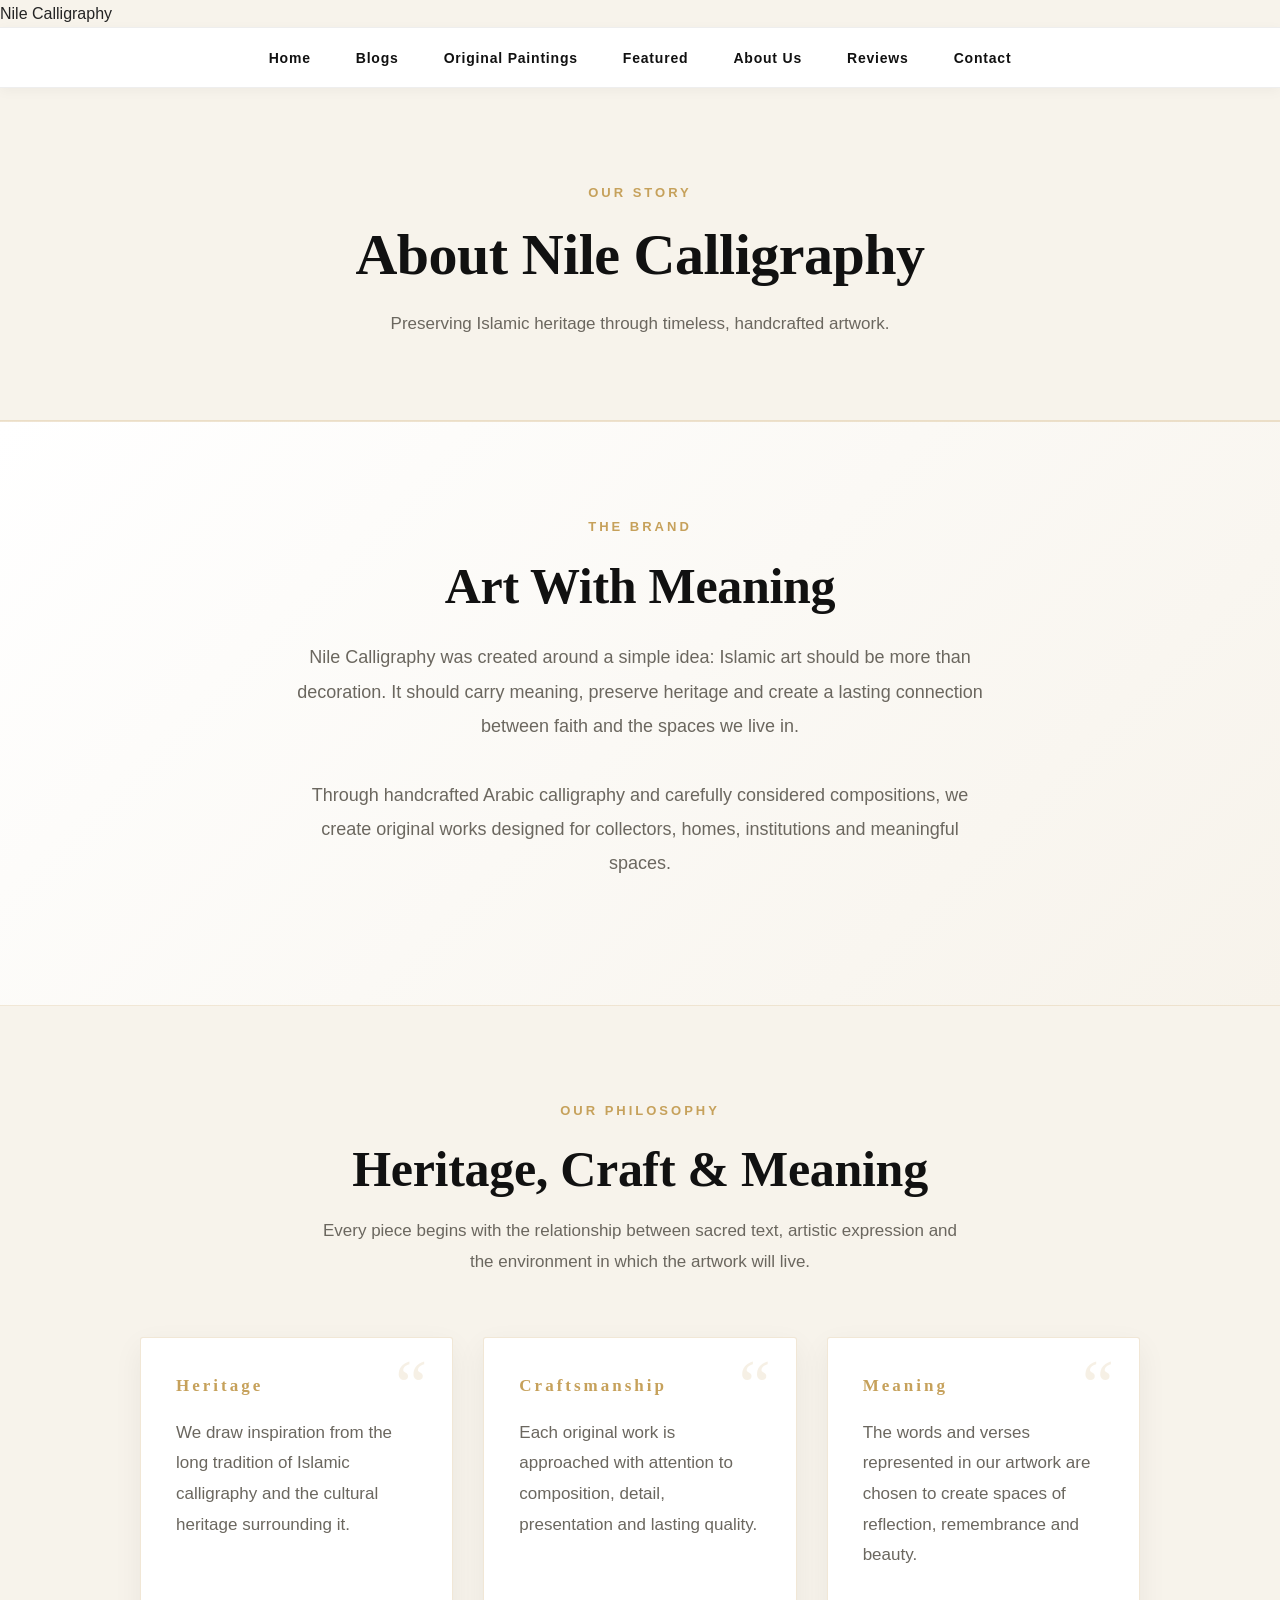
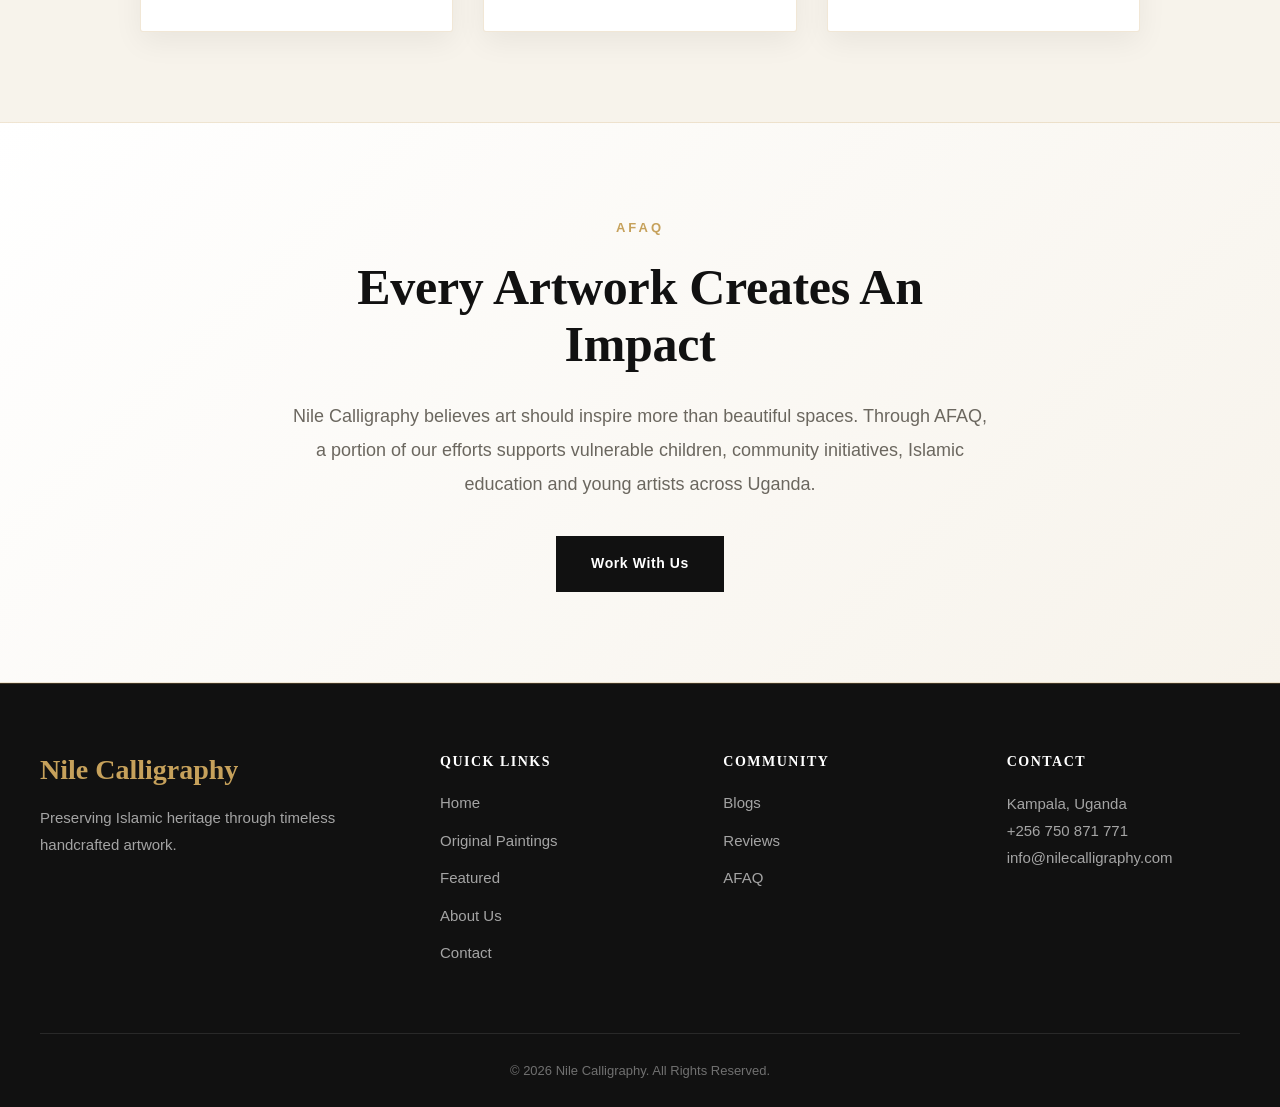
<file: pages/about.html>
<!DOCTYPE html>
<html lang="en">

<head>

    <meta charset="UTF-8">

    <meta name="viewport" content="width=device-width, initial-scale=1.0">

    <title>About Us | Nile Calligraphy</title>

    <meta
        name="description"
        content="Learn about Nile Calligraphy's story, artistic philosophy, Islamic heritage and AFAQ mission."
    >

  <link rel="stylesheet" href="../css/variables.css">
<link rel="stylesheet" href="../css/style.css">
<link rel="stylesheet" href="../css/header.css">
<link rel="stylesheet" href="../css/hero.css">
<link rel="stylesheet" href="../css/products.css">
<link rel="stylesheet" href="../css/sections.css">
<link rel="stylesheet" href="../css/footer.css">
<link rel="stylesheet" href="../css/responsive.css">

</head>


<body>


    <!-- Header -->

    <header>

        <div class="header-container">

            <a href="../index.html" class="logo">
                Nile Calligraphy
            </a>

        </div>

    </header>


    <!-- Navigation -->

    <nav>

        <ul>

            <li><a href="../index.html">Home</a></li>

            <li><a href="blogs.html">Blogs</a></li>

            <li><a href="original-paintings.html">Original Paintings</a></li>

            <li><a href="featured.html">Featured</a></li>

            <li><a href="about.html">About Us</a></li>

            <li><a href="reviews.html">Reviews</a></li>

            <li><a href="contact.html">Contact</a></li>

        </ul>

    </nav>


    <main>


        <!-- About Introduction -->

        <section class="page-hero">

            <div class="section-header">

                <span class="section-tag">
                    Our Story
                </span>

                <h1>
                    About Nile Calligraphy
                </h1>

                <p>
                    Preserving Islamic heritage through timeless,
                    handcrafted artwork.
                </p>

            </div>

        </section>


        <!-- Brand Story -->

        <section class="about-afaq">

            <div class="about-container">

                <div class="about-text">

                    <span class="section-tag">
                        The Brand
                    </span>

                    <h2>
                        Art With Meaning
                    </h2>

                    <p>
                        Nile Calligraphy was created around a simple idea:
                        Islamic art should be more than decoration. It
                        should carry meaning, preserve heritage and create
                        a lasting connection between faith and the spaces
                        we live in.
                    </p>

                    <p>
                        Through handcrafted Arabic calligraphy and carefully
                        considered compositions, we create original works
                        designed for collectors, homes, institutions and
                        meaningful spaces.
                    </p>

                </div>

            </div>

        </section>


        <!-- Artistic Philosophy -->

        <section class="about-philosophy">

            <div class="section-header">

                <span class="section-tag">
                    Our Philosophy
                </span>

                <h2>
                    Heritage, Craft &amp; Meaning
                </h2>

                <p>
                    Every piece begins with the relationship between
                    sacred text, artistic expression and the environment
                    in which the artwork will live.
                </p>

            </div>


            <div class="review-grid">


                <div class="review-card">

                    <h3>
                        Heritage
                    </h3>

                    <p>
                        We draw inspiration from the long tradition of
                        Islamic calligraphy and the cultural heritage
                        surrounding it.
                    </p>

                </div>


                <div class="review-card">

                    <h3>
                        Craftsmanship
                    </h3>

                    <p>
                        Each original work is approached with attention
                        to composition, detail, presentation and lasting
                        quality.
                    </p>

                </div>


                <div class="review-card">

                    <h3>
                        Meaning
                    </h3>

                    <p>
                        The words and verses represented in our artwork
                        are chosen to create spaces of reflection,
                        remembrance and beauty.
                    </p>

                </div>


            </div>

        </section>


        <!-- AFAQ -->

        <section class="about-afaq">

            <div class="about-container">

                <div class="about-text">

                    <span class="section-tag">
                        AFAQ
                    </span>

                    <h2>
                        Every Artwork Creates An Impact
                    </h2>

                    <p>
                        Nile Calligraphy believes art should inspire more
                        than beautiful spaces. Through AFAQ, a portion of
                        our efforts supports vulnerable children, community
                        initiatives, Islamic education and young artists
                        across Uganda.
                    </p>

                    <a
                        href="contact.html"
                        class="primary-btn"
                    >
                        Work With Us
                    </a>

                </div>

            </div>

        </section>


    </main>


    <!-- Footer -->

    <footer>

        <div class="footer-container">

            <div>

                <h3>Nile Calligraphy</h3>

                <p>
                    Preserving Islamic heritage through timeless
                    handcrafted artwork.
                </p>

            </div>


            <div>

                <h4>Quick Links</h4>

                <ul>

                    <li><a href="../index.html">Home</a></li>

                    <li><a href="original-paintings.html">Original Paintings</a></li>

                    <li><a href="featured.html">Featured</a></li>

                    <li><a href="about.html">About Us</a></li>

                    <li><a href="contact.html">Contact</a></li>

                </ul>

            </div>


            <div>

                <h4>Community</h4>

                <ul>

                    <li><a href="blogs.html">Blogs</a></li>

                    <li><a href="reviews.html">Reviews</a></li>

                    <li><a href="about.html">AFAQ</a></li>

                </ul>

            </div>


            <div>

                <h4>Contact</h4>

                <p>Kampala, Uganda</p>

                <p>+256 750 871 771</p>

                <p>info@nilecalligraphy.com</p>

            </div>

        </div>


        <hr>


        <p class="copyright">
            © 2026 Nile Calligraphy. All Rights Reserved.
        </p>

    </footer>


</body>

</html>
</file>
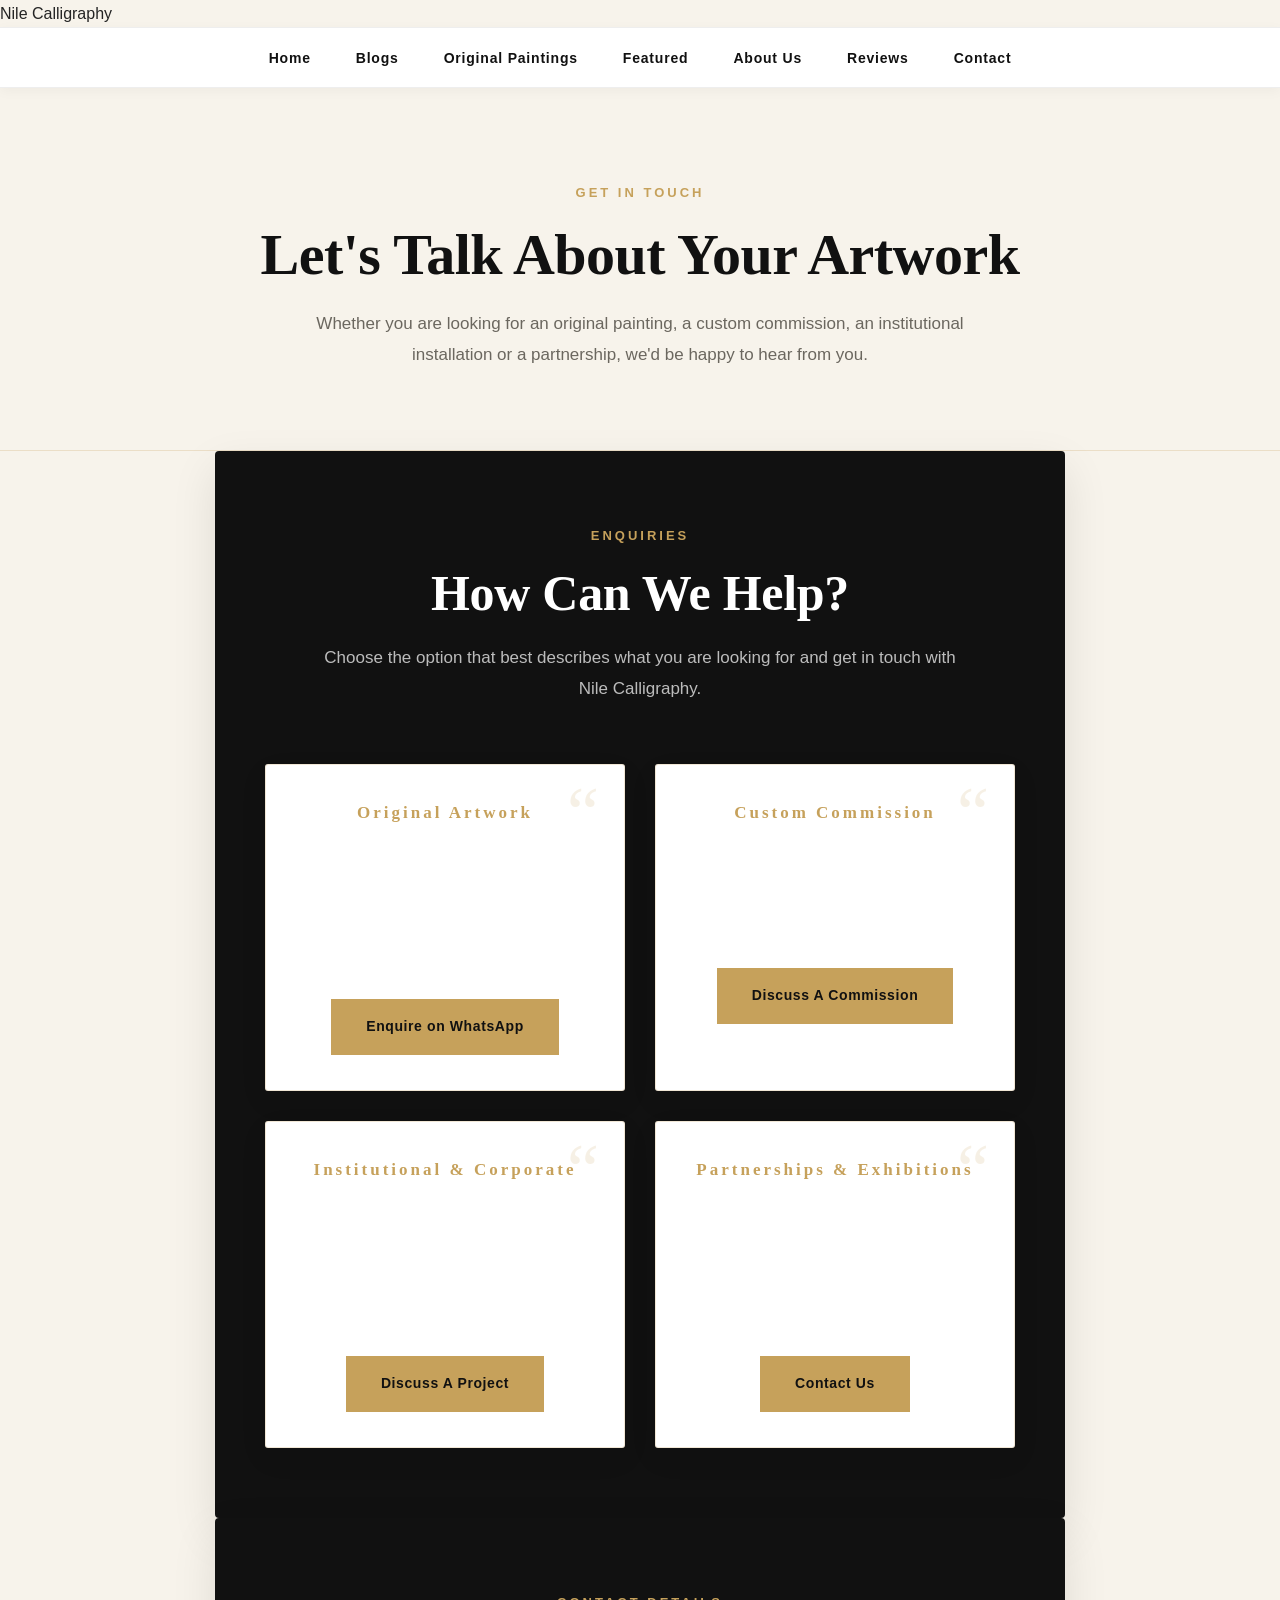
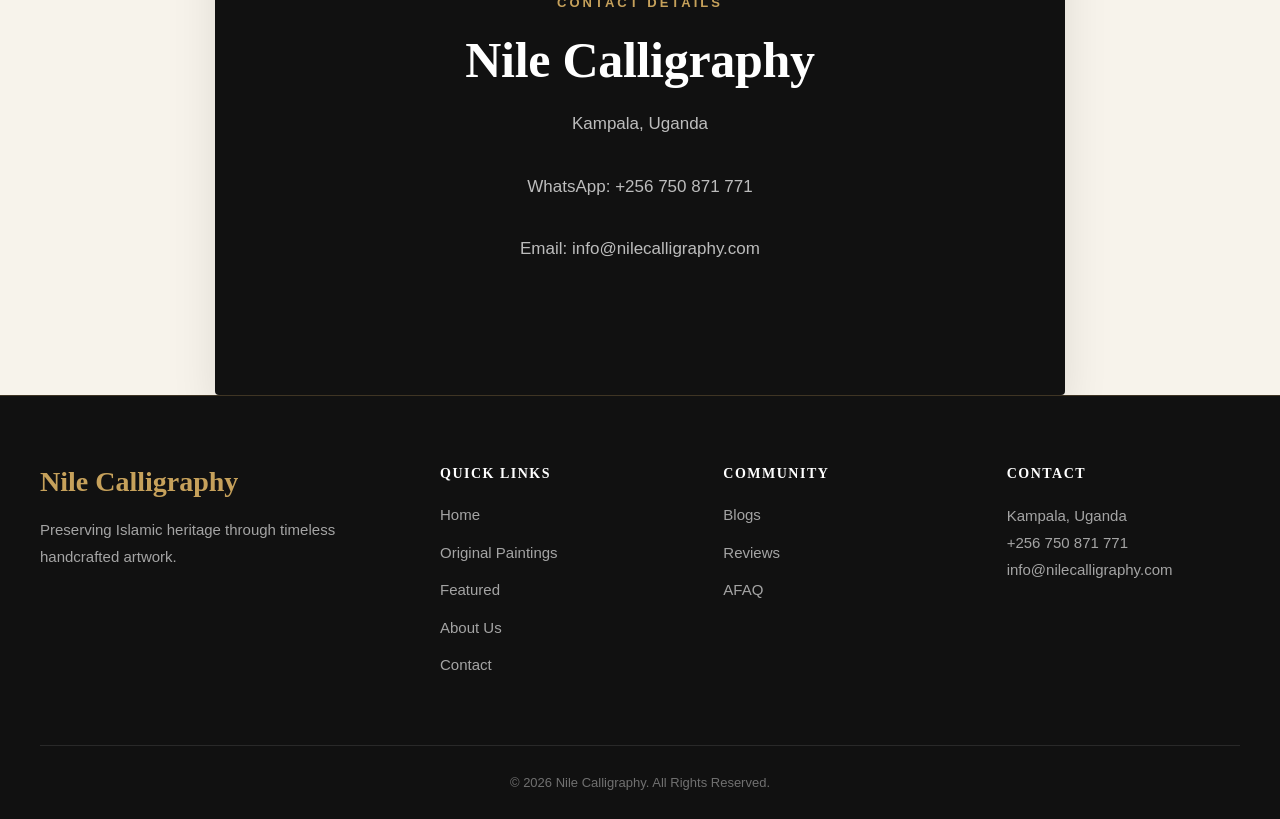
<file: pages/contact.html>
<!DOCTYPE html>
<html lang="en">

<head>

    <meta charset="UTF-8">

    <meta name="viewport" content="width=device-width, initial-scale=1.0">

    <title>Contact | Nile Calligraphy</title>

    <meta
        name="description"
        content="Contact Nile Calligraphy for original Islamic artwork, custom commissions, installations, partnerships and enquiries."
    >
<link rel="stylesheet" href="../css/variables.css">
<link rel="stylesheet" href="../css/style.css">
<link rel="stylesheet" href="../css/header.css">
<link rel="stylesheet" href="../css/hero.css">
<link rel="stylesheet" href="../css/products.css">
<link rel="stylesheet" href="../css/sections.css">
<link rel="stylesheet" href="../css/footer.css">
<link rel="stylesheet" href="../css/responsive.css">

</head>


<body>


    <!-- Header -->

    <header>

        <div class="header-container">

            <a href="../index.html" class="logo">
                Nile Calligraphy
            </a>

        </div>

    </header>


    <!-- Navigation -->

    <nav>

        <ul>

            <li><a href="../index.html">Home</a></li>

            <li><a href="blogs.html">Blogs</a></li>

            <li><a href="original-paintings.html">Original Paintings</a></li>

            <li><a href="featured.html">Featured</a></li>

            <li><a href="about.html">About Us</a></li>

            <li><a href="reviews.html">Reviews</a></li>

            <li><a href="contact.html">Contact</a></li>

        </ul>

    </nav>


    <main>


        <!-- Contact Introduction -->

        <section class="page-hero">

            <div class="section-header">

                <span class="section-tag">
                    Get In Touch
                </span>

                <h1>
                    Let's Talk About Your Artwork
                </h1>

                <p>
                    Whether you are looking for an original painting,
                    a custom commission, an institutional installation
                    or a partnership, we'd be happy to hear from you.
                </p>

            </div>

        </section>


        <!-- Contact Options -->

        <section class="contact">

            <div class="section-header">

                <span class="section-tag">
                    Enquiries
                </span>

                <h2>
                    How Can We Help?
                </h2>

                <p>
                    Choose the option that best describes what you are
                    looking for and get in touch with Nile Calligraphy.
                </p>

            </div>


            <div class="review-grid">


                <!-- Original Artwork -->

                <div class="review-card">

                    <h3>
                        Original Artwork
                    </h3>

                    <p>
                        Interested in purchasing an original Nile Calligraphy
                        artwork? Contact us for availability, pricing,
                        dimensions and framing options.
                    </p>

                    <a
                        href="https://wa.me/256750871771"
                        class="primary-btn"
                        target="_blank"
                    >
                        Enquire on WhatsApp
                    </a>

                </div>


                <!-- Custom Commission -->

                <div class="review-card">

                    <h3>
                        Custom Commission
                    </h3>

                    <p>
                        Looking for a specific verse, composition, size
                        or artwork created specifically for your space?
                    </p>

                    <a
                        href="https://wa.me/256750871771"
                        class="primary-btn"
                        target="_blank"
                    >
                        Discuss A Commission
                    </a>

                </div>


                <!-- Institutional -->

                <div class="review-card">

                    <h3>
                        Institutional &amp; Corporate
                    </h3>

                    <p>
                        We work with organisations interested in mosque
                        installations, hospitality spaces, offices,
                        schools and larger art projects.
                    </p>

                    <a
                        href="https://wa.me/256750871771"
                        class="primary-btn"
                        target="_blank"
                    >
                        Discuss A Project
                    </a>

                </div>


                <!-- Partnerships -->

                <div class="review-card">

                    <h3>
                        Partnerships &amp; Exhibitions
                    </h3>

                    <p>
                        Interested in collaborating with Nile Calligraphy
                        on exhibitions, cultural projects, community
                        initiatives or partnerships?
                    </p>

                    <a
                        href="https://wa.me/256750871771"
                        class="primary-btn"
                        target="_blank"
                    >
                        Contact Us
                    </a>

                </div>


            </div>

        </section>


        <!-- Contact Details -->

        <section class="contact">

            <div class="section-header">

                <span class="section-tag">
                    Contact Details
                </span>

                <h2>
                    Nile Calligraphy
                </h2>

                <p>
                    Kampala, Uganda
                </p>

                <p>
                    WhatsApp: +256 750 871 771
                </p>

                <p>
                    Email: info@nilecalligraphy.com
                </p>

            </div>

        </section>


    </main>


    <!-- Footer -->

    <footer>

        <div class="footer-container">

            <div>

                <h3>Nile Calligraphy</h3>

                <p>
                    Preserving Islamic heritage through timeless
                    handcrafted artwork.
                </p>

            </div>


            <div>

                <h4>Quick Links</h4>

                <ul>

                    <li><a href="../index.html">Home</a></li>

                    <li><a href="original-paintings.html">Original Paintings</a></li>

                    <li><a href="featured.html">Featured</a></li>

                    <li><a href="about.html">About Us</a></li>

                    <li><a href="contact.html">Contact</a></li>

                </ul>

            </div>


            <div>

                <h4>Community</h4>

                <ul>

                    <li><a href="blogs.html">Blogs</a></li>

                    <li><a href="reviews.html">Reviews</a></li>

                    <li><a href="about.html">AFAQ</a></li>

                </ul>

            </div>


            <div>

                <h4>Contact</h4>

                <p>
                    Kampala, Uganda
                </p>

                <p>
                    +256 750 871 771
                </p>

                <p>
                    info@nilecalligraphy.com
                </p>

            </div>

        </div>


        <hr>


        <p class="copyright">

            © 2026 Nile Calligraphy. All Rights Reserved.

        </p>

    </footer>


</body>

</html>
</file>
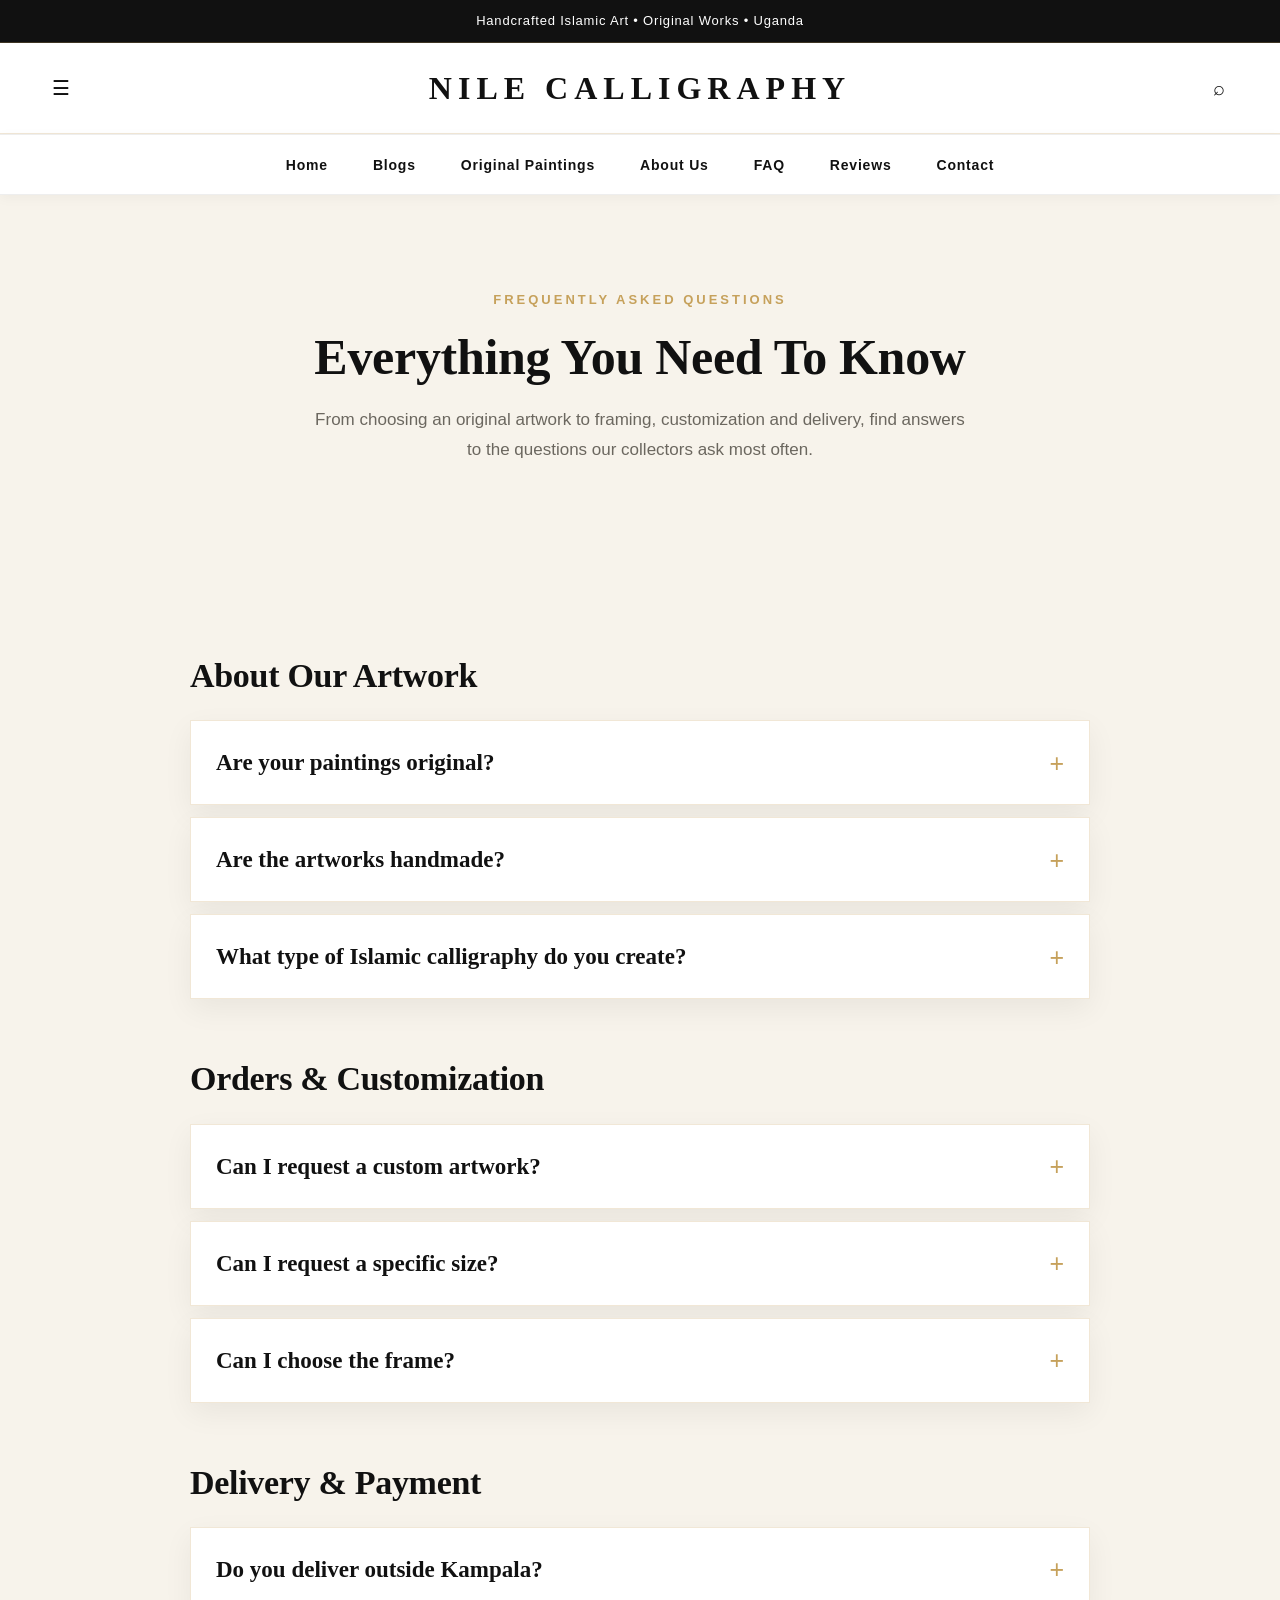
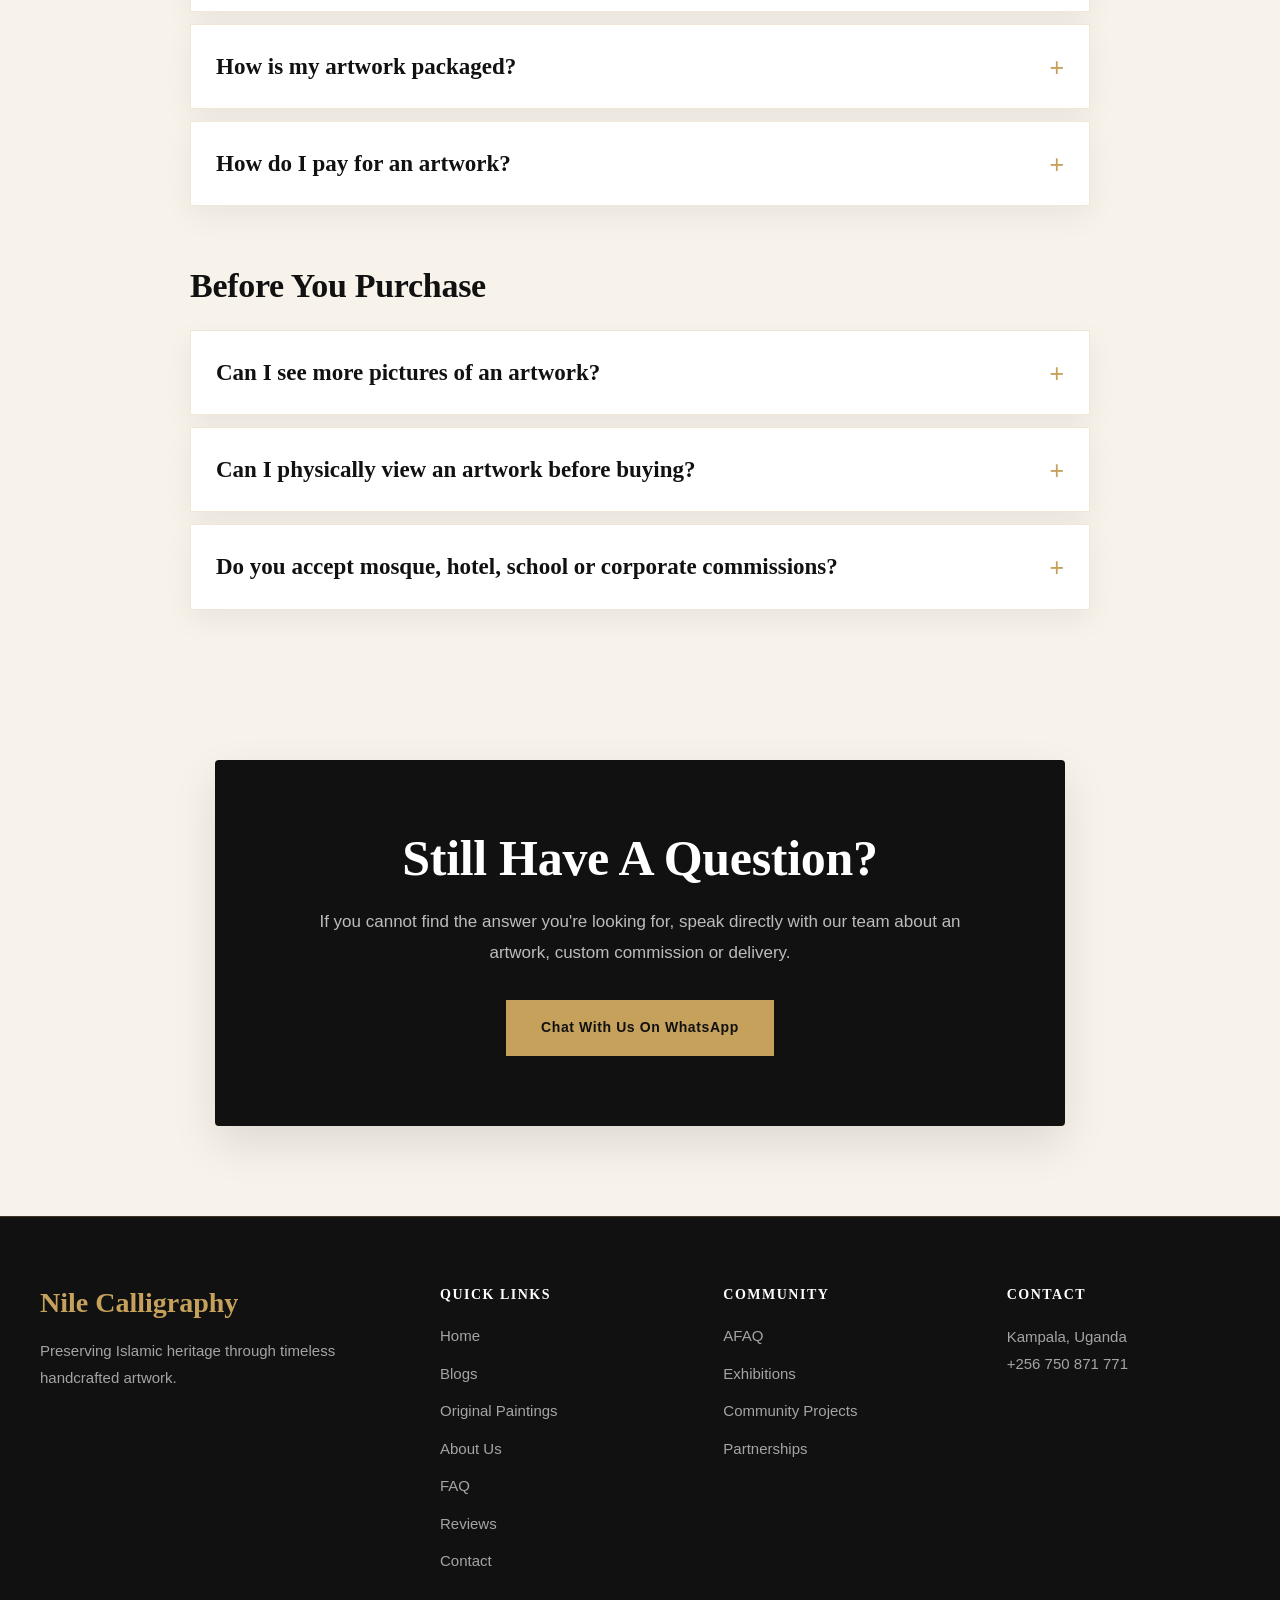
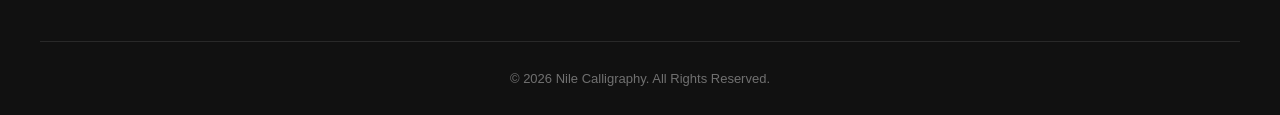
<file: pages/FAQ.html>
<!DOCTYPE html>
<html lang="en">

<head>

    <meta charset="UTF-8">

    <meta name="viewport" content="width=device-width, initial-scale=1.0">

    <title>FAQ | Nile Calligraphy</title>

    <link rel="stylesheet" href="../css/variables.css">
    <link rel="stylesheet" href="../css/style.css">
    <link rel="stylesheet" href="../css/header.css">
    <link rel="stylesheet" href="../css/hero.css">
    <link rel="stylesheet" href="../css/products.css">
    <link rel="stylesheet" href="../css/sections.css">
    <link rel="stylesheet" href="../css/footer.css">
    <link rel="stylesheet" href="../css/responsive.css">

</head>

<body>

    <!-- Announcement -->

    <div class="announcement">

        Handcrafted Islamic Art • Original Works • Uganda

    </div>


    <!-- Header -->

    <header class="top-header">

        <div class="left-tools">

            <button type="button">☰</button>

        </div>


        <div class="logo">

            <h1>NILE CALLIGRAPHY</h1>

        </div>


        <div class="right-tools">

            <button type="button">⌕</button>

        </div>

    </header>


    <!-- Navigation -->

    <nav>

        <ul>

            <li>
                <a href="../index.html">Home</a>
            </li>

            <li>
                <a href="blogs.html">Blogs</a>
            </li>

            <li>
                <a href="original-paintings.html">Original Paintings</a>
            </li>

            <li>
                <a href="about.html">About Us</a>
            </li>

            <li>
                <a href="faq.html">FAQ</a>
            </li>

            <li>
                <a href="reviews.html">Reviews</a>
            </li>

            <li>
                <a href="contact.html">Contact</a>
            </li>

        </ul>

    </nav>


    <!-- FAQ Hero -->

    <section class="faq-hero">

        <div class="section-header">

            <span class="section-tag">
                Frequently Asked Questions
            </span>

            <h2>Everything You Need To Know</h2>

            <p>
                From choosing an original artwork to framing,
                customization and delivery, find answers to the
                questions our collectors ask most often.
            </p>

        </div>

    </section>


    <!-- FAQ -->

    <section class="faq-section">

        <div class="faq-container">


            <!-- Artwork -->

            <div class="faq-category">

                <h2>About Our Artwork</h2>


                <details>

                    <summary>
                        Are your paintings original?
                    </summary>

                    <p>
                        Yes. Our original paintings are individually
                        handcrafted artworks created as unique pieces.
                        Availability depends on the specific artwork.
                    </p>

                </details>


                <details>

                    <summary>
                        Are the artworks handmade?
                    </summary>

                    <p>
                        Our original works are created through
                        handcrafted artistic processes with careful
                        attention to calligraphy, composition and detail.
                    </p>

                </details>


                <details>

                    <summary>
                        What type of Islamic calligraphy do you create?
                    </summary>

                    <p>
                        Our collection focuses on Islamic calligraphy,
                        Qur'anic verses, sacred names and other works
                        inspired by Islamic heritage and artistic tradition.
                    </p>

                </details>

            </div>


            <!-- Orders -->

            <div class="faq-category">

                <h2>Orders & Customization</h2>


                <details>

                    <summary>
                        Can I request a custom artwork?
                    </summary>

                    <p>
                        Yes. Custom commissions can be discussed based
                        on the desired text, size, style, colours,
                        framing and intended space.
                    </p>

                </details>


                <details>

                    <summary>
                        Can I request a specific size?
                    </summary>

                    <p>
                        Size options depend on the artwork. For custom
                        commissions, we can discuss dimensions according
                        to your space and requirements.
                    </p>

                </details>


                <details>

                    <summary>
                        Can I choose the frame?
                    </summary>

                    <p>
                        Framing options can be discussed when placing
                        an order. Availability may vary depending on
                        the artwork and required finish.
                    </p>

                </details>

            </div>


            <!-- Delivery -->

            <div class="faq-category">

                <h2>Delivery & Payment</h2>


                <details>

                    <summary>
                        Do you deliver outside Kampala?
                    </summary>

                    <p>
                        Yes. Delivery arrangements can be discussed
                        for customers across Uganda. Delivery time
                        and cost depend on the destination and artwork.
                    </p>

                </details>


                <details>

                    <summary>
                        How is my artwork packaged?
                    </summary>

                    <p>
                        Original artworks are prepared carefully for
                        transport with protection appropriate to the
                        artwork and framing requirements.
                    </p>

                </details>


                <details>

                    <summary>
                        How do I pay for an artwork?
                    </summary>

                    <p>
                        Payment arrangements are confirmed directly
                        with our team when your order is being finalized.
                    </p>

                </details>

            </div>


            <!-- Viewing -->

            <div class="faq-category">

                <h2>Before You Purchase</h2>


                <details>

                    <summary>
                        Can I see more pictures of an artwork?
                    </summary>

                    <p>
                        Yes. If you are interested in a particular
                        artwork, contact us and we can provide additional
                        information and available images.
                    </p>

                </details>


                <details>

                    <summary>
                        Can I physically view an artwork before buying?
                    </summary>

                    <p>
                        Viewing arrangements depend on the artwork's
                        location and availability. Contact us to discuss
                        the available options.
                    </p>

                </details>


                <details>

                    <summary>
                        Do you accept mosque, hotel, school or corporate commissions?
                    </summary>

                    <p>
                        Yes. We welcome suitable institutional and
                        commissioned projects. Contact us to discuss
                        your requirements.
                    </p>

                </details>

            </div>


        </div>

    </section>


    <!-- FAQ CTA -->

    <section class="contact faq-contact">

        <h2>Still Have A Question?</h2>

        <p>
            If you cannot find the answer you're looking for,
            speak directly with our team about an artwork,
            custom commission or delivery.
        </p>

        <a
            href="https://wa.me/256750871771"
            class="primary-btn"
            target="_blank"
        >
            Chat With Us On WhatsApp
        </a>

    </section>


    <!-- Footer -->

    <footer>

        <div class="footer-container">

            <div>

                <h3>Nile Calligraphy</h3>

                <p>
                    Preserving Islamic heritage through timeless
                    handcrafted artwork.
                </p>

            </div>


            <div>

                <h4>Quick Links</h4>

                <ul>

                    <li>
                        <a href="../index.html">Home</a>
                    </li>

                    <li>
                        <a href="blogs.html">Blogs</a>
                    </li>

                    <li>
                        <a href="original-paintings.html">
                            Original Paintings
                        </a>
                    </li>

                    <li>
                        <a href="about.html">
                            About Us
                        </a>
                    </li>

                    <li>
                        <a href="faq.html">
                            FAQ
                        </a>
                    </li>

                    <li>
                        <a href="reviews.html">
                            Reviews
                        </a>
                    </li>

                    <li>
                        <a href="contact.html">
                            Contact
                        </a>
                    </li>

                </ul>

            </div>


            <div>

                <h4>Community</h4>

                <ul>

                    <li>AFAQ</li>

                    <li>Exhibitions</li>

                    <li>Community Projects</li>

                    <li>Partnerships</li>

                </ul>

            </div>


            <div>

                <h4>Contact</h4>

                <p>
                    Kampala, Uganda
                </p>

                <p>
                    +256 750 871 771
                </p>

            </div>

        </div>


        <hr>


        <p class="copyright">
            © 2026 Nile Calligraphy. All Rights Reserved.
        </p>

    </footer>


</body>

</html>
</file>
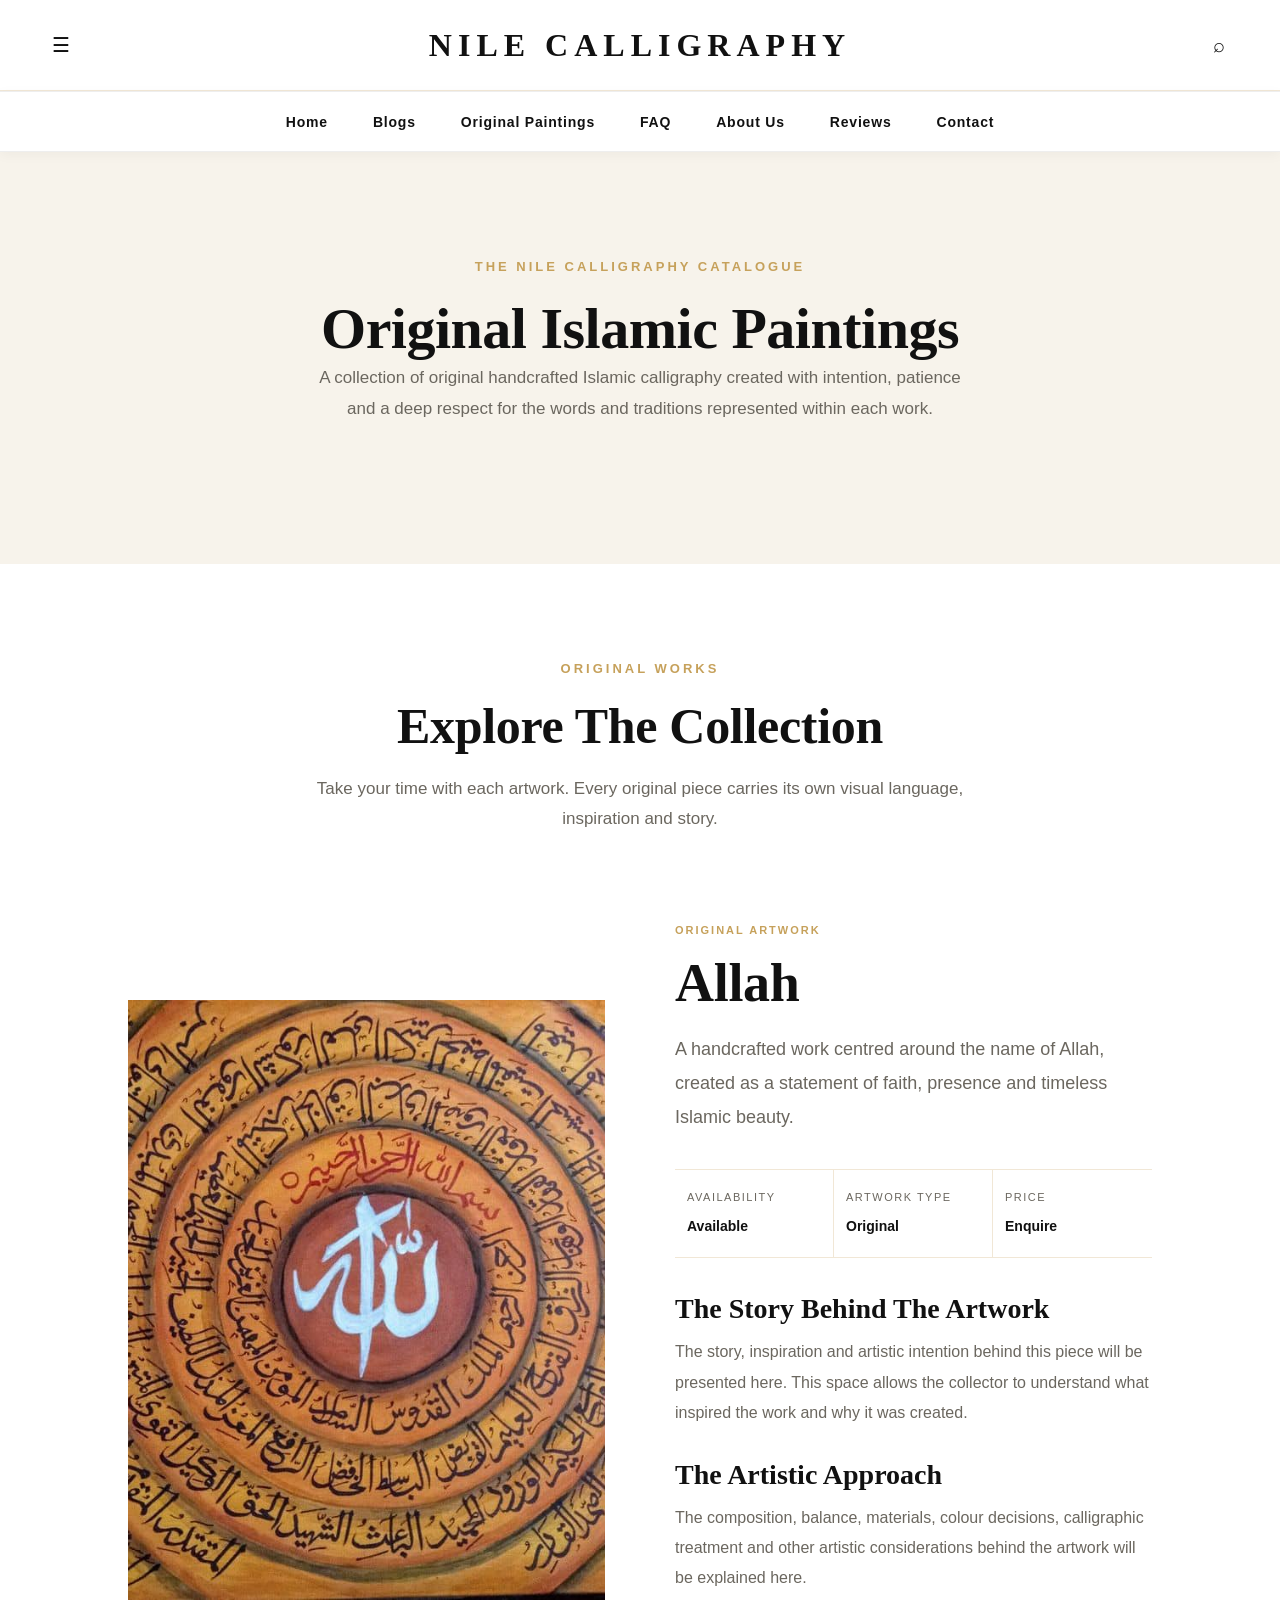
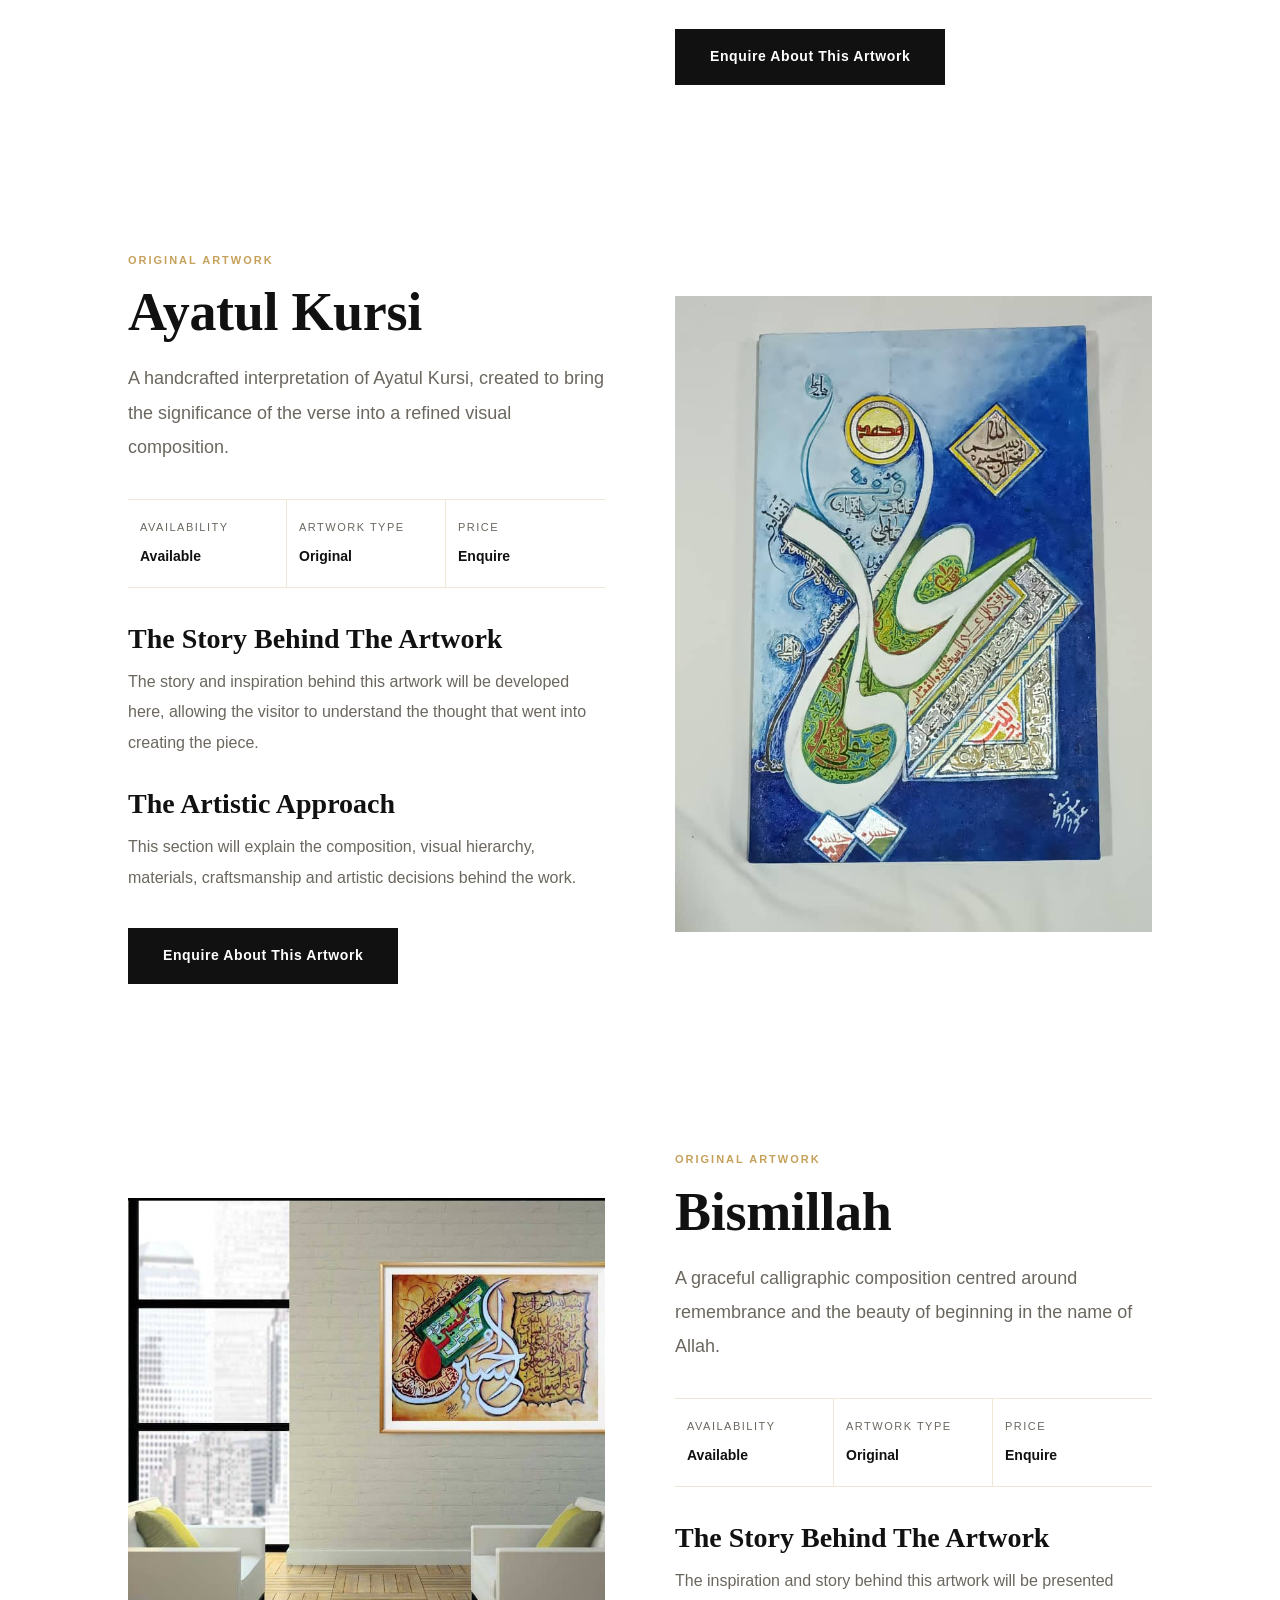
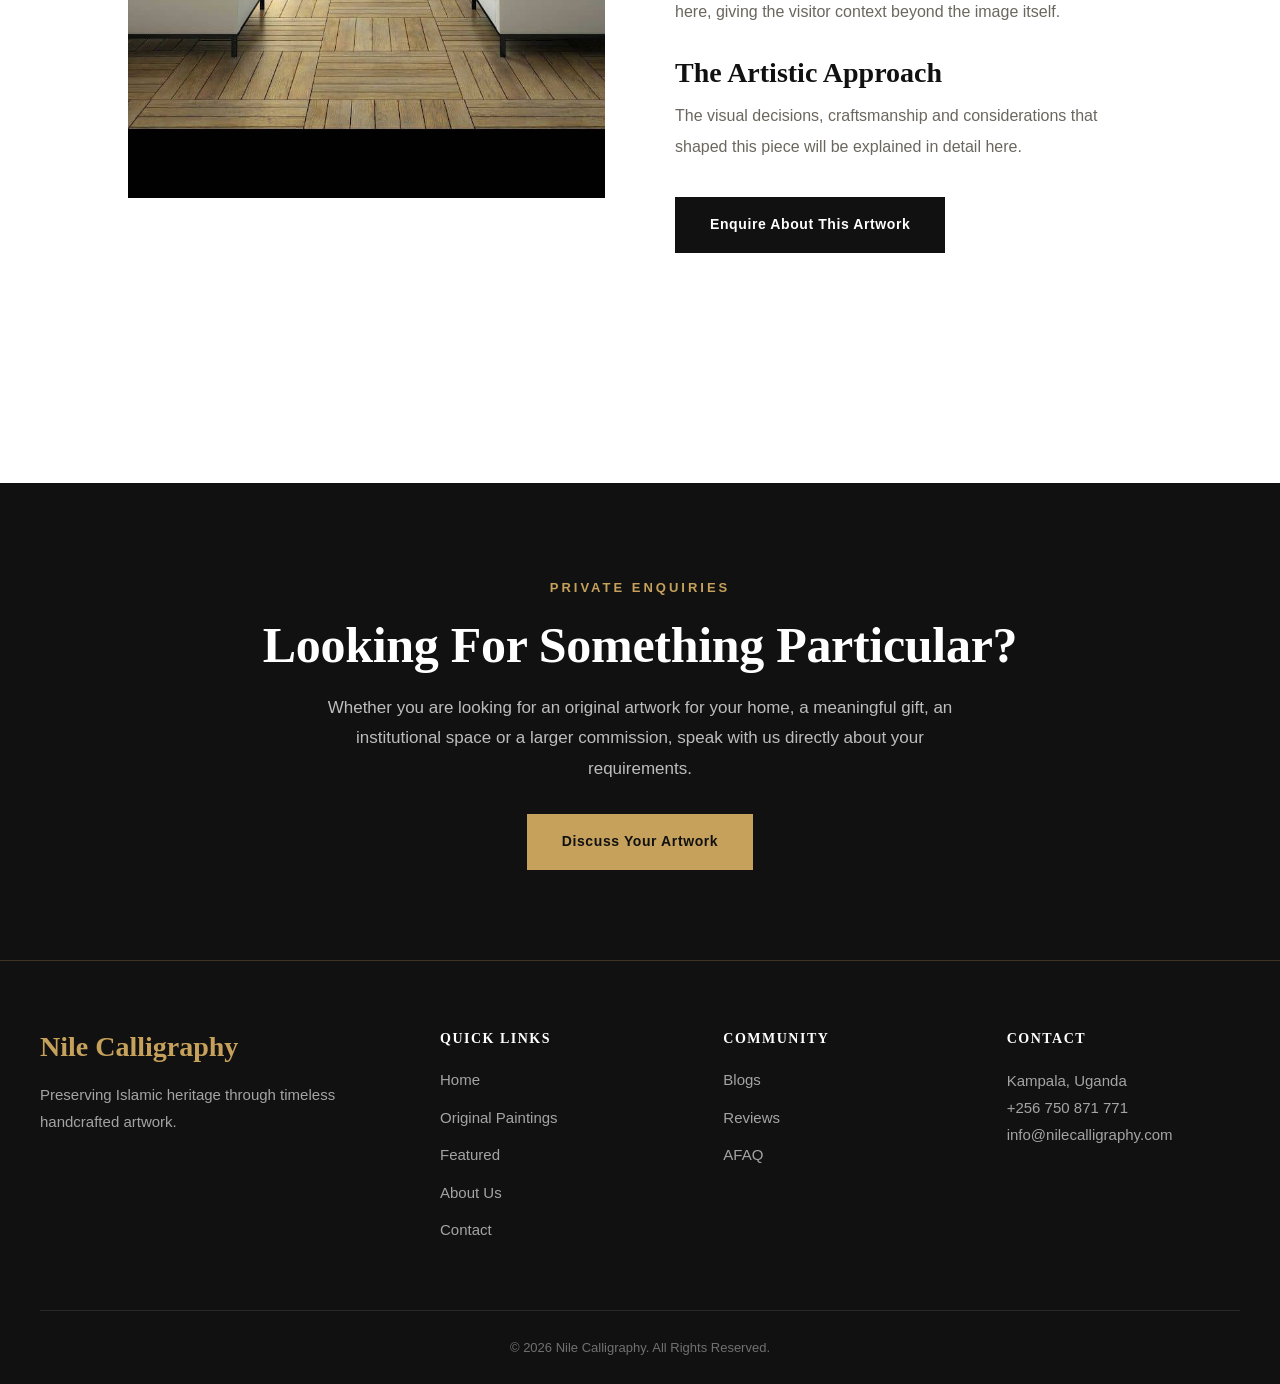
<file: pages/original-paintings.html>
<!DOCTYPE html>
<html lang="en">

<head>

    <meta charset="UTF-8">

    <meta name="viewport" content="width=device-width, initial-scale=1.0">

    <title>Original Paintings | Nile Calligraphy</title>

    <meta
        name="description"
        content="Explore original handcrafted Islamic calligraphy paintings by Nile Calligraphy."
    >
 <link rel="stylesheet" href="../css/variables.css">
<link rel="stylesheet" href="../css/style.css">
<link rel="stylesheet" href="../css/header.css">
<link rel="stylesheet" href="../css/hero.css">
<link rel="stylesheet" href="../css/products.css">
<link rel="stylesheet" href="../css/sections.css">
<link rel="stylesheet" href="../css/footer.css">
<link rel="stylesheet" href="../css/responsive.css">
</head>


<body>

<header class="top-header">

    <div class="left-tools">

        <button type="button">☰</button>

    </div>

    <div class="logo">

        <h1>NILE CALLIGRAPHY</h1>

    </div>

    <div class="right-tools">

        <button type="button">⌕</button>

    </div>

</header>


    <!-- Navigation -->

    <nav>

        <ul>

            <li><a href="../index.html">Home</a></li>

            <li><a href="blogs.html">Blogs</a></li>

            <li><a href="original-paintings.html">Original Paintings</a></li>

<li><a href="faq.html">FAQ</a></li>
            <li><a href="about.html">About Us</a></li>

            <li><a href="reviews.html">Reviews</a></li>

            <li><a href="contact.html">Contact</a></li>

        </ul>

    </nav>


<main>

    <!-- Catalogue Introduction -->

    <section class="catalogue-hero">

        <div class="section-header">

            <span class="section-tag">
                The Nile Calligraphy Catalogue
            </span>

            <h1>
                Original Islamic Paintings
            </h1>

            <p>
                A collection of original handcrafted Islamic calligraphy
                created with intention, patience and a deep respect for
                the words and traditions represented within each work.
            </p>

        </div>

    </section>


    <!-- Catalogue -->

    <section class="catalogue">

        <div class="section-header">

            <span class="section-tag">
                Original Works
            </span>

            <h2>
                Explore The Collection
            </h2>

            <p>
                Take your time with each artwork. Every original piece
                carries its own visual language, inspiration and story.
            </p>

        </div>


        <!-- =========================================
             ARTWORK 01 — ALLAH
        ========================================== -->

        <article class="catalogue-artwork">

            <div class="catalogue-image">

                <img
                    src="../images/product1.jpg"
                    alt="Allah Islamic Calligraphy artwork"
                >

            </div>


            <div class="catalogue-content">

                <span class="gallery-card-tag">
                    Original Artwork
                </span>

                <h2>
                    Allah
                </h2>

                <p class="catalogue-intro">
                    A handcrafted work centred around the name of Allah,
                    created as a statement of faith, presence and timeless
                    Islamic beauty.
                </p>


                <div class="catalogue-details">

                    <div>
                        <span>Availability</span>
                        <strong>Available</strong>
                    </div>

                    <div>
                        <span>Artwork Type</span>
                        <strong>Original</strong>
                    </div>

                    <div>
                        <span>Price</span>
                        <strong>Enquire</strong>
                    </div>

                </div>


                <div class="catalogue-story">

                    <h3>
                        The Story Behind The Artwork
                    </h3>

                    <p>
                        The story, inspiration and artistic intention
                        behind this piece will be presented here.
                        This space allows the collector to understand
                        what inspired the work and why it was created.
                    </p>

                </div>


                <div class="catalogue-story">

                    <h3>
                        The Artistic Approach
                    </h3>

                    <p>
                        The composition, balance, materials, colour
                        decisions, calligraphic treatment and other
                        artistic considerations behind the artwork
                        will be explained here.
                    </p>

                </div>


                <div class="catalogue-action">

                    <a
                        href="https://wa.me/256750871771"
                        class="primary-btn"
                        target="_blank"
                    >
                        Enquire About This Artwork
                    </a>

                </div>

            </div>

        </article>


        <!-- =========================================
             ARTWORK 02 — AYATUL KURSI
        ========================================== -->

        <article class="catalogue-artwork catalogue-artwork-reverse">

            <div class="catalogue-image">

                <img
                    src="../images/product2.jpg"
                    alt="Ayatul Kursi Islamic Calligraphy artwork"
                >

            </div>


            <div class="catalogue-content">

                <span class="gallery-card-tag">
                    Original Artwork
                </span>

                <h2>
                    Ayatul Kursi
                </h2>

                <p class="catalogue-intro">
                    A handcrafted interpretation of Ayatul Kursi,
                    created to bring the significance of the verse
                    into a refined visual composition.
                </p>


                <div class="catalogue-details">

                    <div>
                        <span>Availability</span>
                        <strong>Available</strong>
                    </div>

                    <div>
                        <span>Artwork Type</span>
                        <strong>Original</strong>
                    </div>

                    <div>
                        <span>Price</span>
                        <strong>Enquire</strong>
                    </div>

                </div>


                <div class="catalogue-story">

                    <h3>
                        The Story Behind The Artwork
                    </h3>

                    <p>
                        The story and inspiration behind this artwork
                        will be developed here, allowing the visitor
                        to understand the thought that went into
                        creating the piece.
                    </p>

                </div>


                <div class="catalogue-story">

                    <h3>
                        The Artistic Approach
                    </h3>

                    <p>
                        This section will explain the composition,
                        visual hierarchy, materials, craftsmanship
                        and artistic decisions behind the work.
                    </p>

                </div>


                <div class="catalogue-action">

                    <a
                        href="https://wa.me/256750871771"
                        class="primary-btn"
                        target="_blank"
                    >
                        Enquire About This Artwork
                    </a>

                </div>

            </div>

        </article>


        <!-- =========================================
             ARTWORK 03 — BISMILLAH
        ========================================== -->

        <article class="catalogue-artwork">

            <div class="catalogue-image">

                <img
                    src="../images/product3.jpg"
                    alt="Bismillah Islamic Calligraphy artwork"
                >

            </div>


            <div class="catalogue-content">

                <span class="gallery-card-tag">
                    Original Artwork
                </span>

                <h2>
                    Bismillah
                </h2>

                <p class="catalogue-intro">
                    A graceful calligraphic composition centred around
                    remembrance and the beauty of beginning in the
                    name of Allah.
                </p>


                <div class="catalogue-details">

                    <div>
                        <span>Availability</span>
                        <strong>Available</strong>
                    </div>

                    <div>
                        <span>Artwork Type</span>
                        <strong>Original</strong>
                    </div>

                    <div>
                        <span>Price</span>
                        <strong>Enquire</strong>
                    </div>

                </div>


                <div class="catalogue-story">

                    <h3>
                        The Story Behind The Artwork
                    </h3>

                    <p>
                        The inspiration and story behind this artwork
                        will be presented here, giving the visitor
                        context beyond the image itself.
                    </p>

                </div>


                <div class="catalogue-story">

                    <h3>
                        The Artistic Approach
                    </h3>

                    <p>
                        The visual decisions, craftsmanship and
                        considerations that shaped this piece will
                        be explained in detail here.
                    </p>

                </div>


                <div class="catalogue-action">

                    <a
                        href="https://wa.me/256750871771"
                        class="primary-btn"
                        target="_blank"
                    >
                        Enquire About This Artwork
                    </a>

                </div>

            </div>

        </article>

    </section>


    <!-- Catalogue Enquiry -->

    <section class="catalogue-enquiry">

        <div class="section-header">

            <span class="section-tag">
                Private Enquiries
            </span>

            <h2>
                Looking For Something Particular?
            </h2>

            <p>
                Whether you are looking for an original artwork for
                your home, a meaningful gift, an institutional space
                or a larger commission, speak with us directly about
                your requirements.
            </p>

            <a
                href="https://wa.me/256750871771"
                class="primary-btn"
                target="_blank"
            >
                Discuss Your Artwork
            </a>

        </div>

    </section>

</main>

    <!-- Footer -->

    <footer>

        <div class="footer-container">

            <div>

                <h3>Nile Calligraphy</h3>

                <p>
                    Preserving Islamic heritage through timeless
                    handcrafted artwork.
                </p>

            </div>


            <div>

                <h4>Quick Links</h4>

                <ul>

                    <li><a href="../index.html">Home</a></li>

                    <li><a href="original-paintings.html">Original Paintings</a></li>

                    <li><a href="featured.html">Featured</a></li>

                    <li><a href="about.html">About Us</a></li>

                    <li><a href="contact.html">Contact</a></li>

                </ul>

            </div>


            <div>

                <h4>Community</h4>

                <ul>

                    <li><a href="blogs.html">Blogs</a></li>

                    <li><a href="reviews.html">Reviews</a></li>

                    <li><a href="about.html">AFAQ</a></li>

                </ul>

            </div>


            <div>

                <h4>Contact</h4>

                <p>Kampala, Uganda</p>

                <p>+256 750 871 771</p>

                <p>info@nilecalligraphy.com</p>

            </div>

        </div>


        <hr>


        <p class="copyright">
            © 2026 Nile Calligraphy. All Rights Reserved.
        </p>

    </footer>


</body>

</html>
</file>
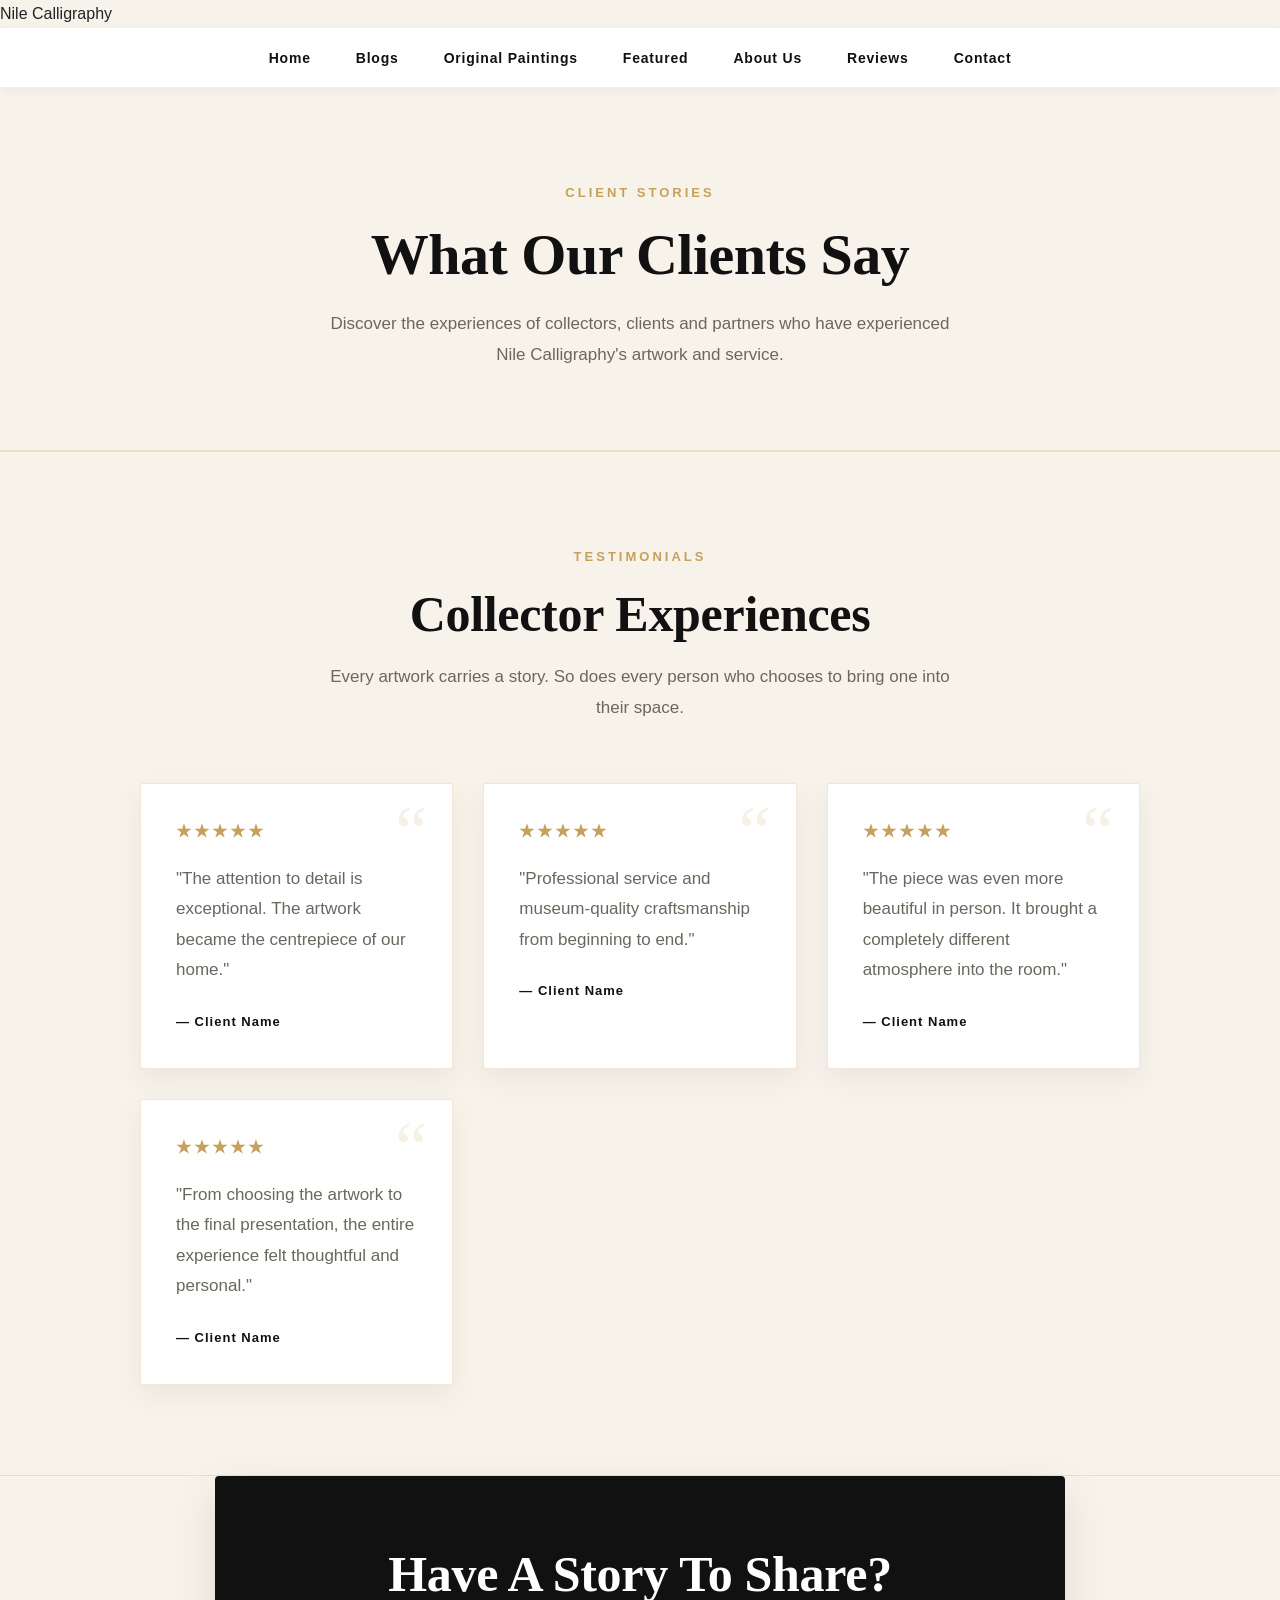
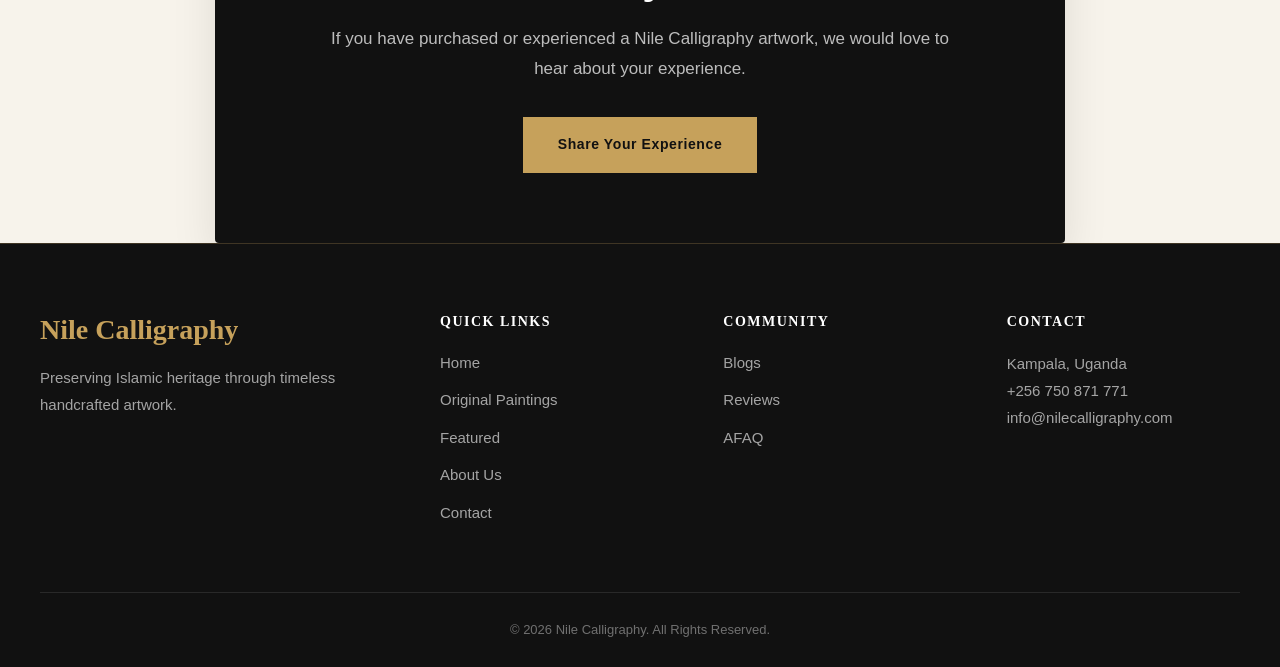
<file: pages/reviews.html>
<!DOCTYPE html>
<html lang="en">

<head>

    <meta charset="UTF-8">

    <meta name="viewport" content="width=device-width, initial-scale=1.0">

    <title>Reviews | Nile Calligraphy</title>

    <meta
        name="description"
        content="Read stories and experiences from clients and collectors of Nile Calligraphy's handcrafted Islamic artwork."
    >
<link rel="stylesheet" href="../css/variables.css">
<link rel="stylesheet" href="../css/style.css">
<link rel="stylesheet" href="../css/header.css">
<link rel="stylesheet" href="../css/hero.css">
<link rel="stylesheet" href="../css/products.css">
<link rel="stylesheet" href="../css/sections.css">
<link rel="stylesheet" href="../css/footer.css">
<link rel="stylesheet" href="../css/responsive.css">
</head>


<body>


    <!-- Header -->

    <header>

        <div class="header-container">

            <a href="../index.html" class="logo">
                Nile Calligraphy
            </a>

        </div>

    </header>


    <!-- Navigation -->

    <nav>

        <ul>

            <li><a href="../index.html">Home</a></li>

            <li><a href="blogs.html">Blogs</a></li>

            <li><a href="original-paintings.html">Original Paintings</a></li>

            <li><a href="featured.html">Featured</a></li>

            <li><a href="about.html">About Us</a></li>

            <li><a href="reviews.html">Reviews</a></li>

            <li><a href="contact.html">Contact</a></li>

        </ul>

    </nav>


    <main>


        <!-- Reviews Introduction -->

        <section class="page-hero">

            <div class="section-header">

                <span class="section-tag">
                    Client Stories
                </span>

                <h1>
                    What Our Clients Say
                </h1>

                <p>
                    Discover the experiences of collectors, clients and
                    partners who have experienced Nile Calligraphy's
                    artwork and service.
                </p>

            </div>

        </section>


        <!-- Reviews -->

        <section class="reviews">

            <div class="section-header">

                <span class="section-tag">
                    Testimonials
                </span>

                <h2>
                    Collector Experiences
                </h2>

                <p>
                    Every artwork carries a story. So does every person
                    who chooses to bring one into their space.
                </p>

            </div>


            <div class="review-grid">


                <!-- Review 1 -->

                <div class="review-card">

                    <h3>
                        ★★★★★
                    </h3>

                    <p>
                        "The attention to detail is exceptional.
                        The artwork became the centrepiece of our home."
                    </p>

                    <strong>
                        — Client Name
                    </strong>

                </div>


                <!-- Review 2 -->

                <div class="review-card">

                    <h3>
                        ★★★★★
                    </h3>

                    <p>
                        "Professional service and museum-quality
                        craftsmanship from beginning to end."
                    </p>

                    <strong>
                        — Client Name
                    </strong>

                </div>


                <!-- Review 3 -->

                <div class="review-card">

                    <h3>
                        ★★★★★
                    </h3>

                    <p>
                        "The piece was even more beautiful in person.
                        It brought a completely different atmosphere
                        into the room."
                    </p>

                    <strong>
                        — Client Name
                    </strong>

                </div>


                <!-- Review 4 -->

                <div class="review-card">

                    <h3>
                        ★★★★★
                    </h3>

                    <p>
                        "From choosing the artwork to the final
                        presentation, the entire experience felt
                        thoughtful and personal."
                    </p>

                    <strong>
                        — Client Name
                    </strong>

                </div>


            </div>

        </section>


        <!-- Future Review CTA -->

        <section class="contact">

            <h2>
                Have A Story To Share?
            </h2>

            <p>
                If you have purchased or experienced a Nile Calligraphy
                artwork, we would love to hear about your experience.
            </p>

            <a
                href="contact.html"
                class="primary-btn"
            >
                Share Your Experience
            </a>

        </section>


    </main>


    <!-- Footer -->

    <footer>

        <div class="footer-container">

            <div>

                <h3>Nile Calligraphy</h3>

                <p>
                    Preserving Islamic heritage through timeless
                    handcrafted artwork.
                </p>

            </div>


            <div>

                <h4>Quick Links</h4>

                <ul>

                    <li><a href="../index.html">Home</a></li>

                    <li><a href="original-paintings.html">Original Paintings</a></li>

                    <li><a href="featured.html">Featured</a></li>

                    <li><a href="about.html">About Us</a></li>

                    <li><a href="contact.html">Contact</a></li>

                </ul>

            </div>


            <div>

                <h4>Community</h4>

                <ul>

                    <li><a href="blogs.html">Blogs</a></li>

                    <li><a href="reviews.html">Reviews</a></li>

                    <li><a href="about.html">AFAQ</a></li>

                </ul>

            </div>


            <div>

                <h4>Contact</h4>

                <p>
                    Kampala, Uganda
                </p>

                <p>
                    +256 750 871 771
                </p>

                <p>
                    info@nilecalligraphy.com
                </p>

            </div>

        </div>


        <hr>


        <p class="copyright">

            © 2026 Nile Calligraphy. All Rights Reserved.

        </p>

    </footer>


</body>

</html>
</file>
<file: css/variables.css>
/* ===========================================
   NILE CALLIGRAPHY — BRAND VARIABLES
=========================================== */

:root {

    /* Brand Colors */

    --primary: #111111;

    --secondary: #C6A15B;

    --background: #F7F3EB;

    --white: #FFFFFF;

    --text: #242424;

    --muted: #6B675F;


    /* Typography */

    --heading: "Cormorant Garamond", serif;

    --body: "Lato", sans-serif;


    /* Luxury Design */

    --border: rgba(198, 161, 91, 0.25);

    --shadow-soft:
        0 10px 30px rgba(0, 0, 0, 0.06);

    --shadow-luxury:
        0 18px 45px rgba(0, 0, 0, 0.10);


    /* Layout */

    --section-padding: 90px 10%;

    --content-width: 1200px;
}
</file>
<file: css/style.css>
* {
    margin: 0;
    padding: 0;
    box-sizing: border-box;
}

html {
    scroll-behavior: smooth;
}

body {
    font-family: var(--body);
    background: var(--background);
    color: var(--text);
    line-height: 1.7;

    -webkit-font-smoothing: antialiased;
    text-rendering: optimizeLegibility;
}

img {
    display: block;
    width: 100%;
    max-width: 100%;
}

section {
    padding: var(--section-padding);
}

.container {
    width: 100%;
    max-width: var(--content-width);
    margin: 0 auto;
}

h1,
h2,
h3,
h4 {
    font-family: var(--heading);
    color: var(--primary);
    line-height: 1.15;
    font-weight: 600;
}

h1 {
    font-size: 58px;
    letter-spacing: -0.5px;
}

h2 {
    font-size: 50px;
    margin-bottom: 28px;
    letter-spacing: -0.3px;
}

h3 {
    font-size: 30px;
}

p {
    font-size: 17px;
    line-height: 1.8;
}

a {
    color: inherit;
    text-decoration: none;
}

button {
    font-family: var(--body);
    cursor: pointer;
    border: none;
    transition:
        background 0.3s ease,
        color 0.3s ease,
        border-color 0.3s ease,
        transform 0.3s ease;
}

.primary-btn {
    display: inline-block;

    background: var(--primary);
    color: var(--white);

    border: 1px solid var(--primary);

    padding: 15px 34px;

    font-size: 14px;
    font-weight: 700;
    letter-spacing: 0.6px;
}

.primary-btn:hover {
    background: var(--secondary);
    border-color: var(--secondary);
    color: var(--primary);
}

.secondary-btn {
    display: inline-block;

    background: var(--white);
    color: var(--primary);

    border: 1px solid #D8D4CC;

    padding: 15px 34px;

    font-size: 14px;
    font-weight: 700;
}

.secondary-btn:hover {
    background: var(--primary);
    border-color: var(--primary);
    color: var(--white);
}

::selection {
    background: var(--secondary);
    color: var(--primary);
}

button:focus-visible,
a:focus-visible {
    outline: 2px solid var(--secondary);
    outline-offset: 4px;
}
</file>
<file: css/header.css>
/* ===========================================
   NILE CALLIGRAPHY — HEADER
=========================================== */


/* ===========================================
   ANNOUNCEMENT BAR
=========================================== */

.announcement {
    background: var(--primary);

    color: var(--white);

    text-align: center;

    padding: 10px 20px;

    font-size: 13px;

    letter-spacing: 0.8px;

    font-weight: 400;

    border-bottom: 1px solid var(--border);
}


/* ===========================================
   MAIN HEADER
=========================================== */

.top-header {
    display: grid;

    grid-template-columns: 1fr auto 1fr;

    align-items: center;

    background: var(--white);

    padding: 24px 40px;

    border-bottom: 1px solid var(--border);
}


/* ===========================================
   HEADER TOOLS
=========================================== */

.left-tools,
.right-tools {
    display: flex;

    align-items: center;
}

.left-tools {
    justify-self: start;
}

.right-tools {
    justify-self: end;

    gap: 18px;
}


/* ===========================================
   HEADER BUTTONS
=========================================== */

.left-tools button,
.right-tools button {
    background: transparent;

    color: var(--primary);

    font-size: 20px;

    width: 42px;

    height: 42px;

    display: flex;

    align-items: center;

    justify-content: center;

    border-radius: 50%;
}

.left-tools button:hover,
.right-tools button:hover {
    background: rgba(198, 161, 91, 0.12);

    color: var(--secondary);
}


/* ===========================================
   LOGO
=========================================== */

.logo {
    text-align: center;
}

.logo h1 {
    font-family: var(--heading);

    font-size: 32px;

    font-weight: 600;

    letter-spacing: 6px;

    color: var(--primary);

    line-height: 1;

    white-space: nowrap;
}


/* ===========================================
   NAVIGATION
=========================================== */

nav {
    background: var(--white);

    border-top: 1px solid #eeeeee;

    border-bottom: 1px solid #eeeeee;

    padding: 16px 20px;

    box-shadow: 0 3px 12px rgba(0, 0, 0, 0.04);

    position: relative;

    z-index: 10;
}

nav ul {
    display: flex;

    justify-content: center;

    align-items: center;

    gap: 45px;

    list-style: none;

    flex-wrap: wrap;

    max-width: 1000px;

    margin: 0 auto;
}


/* ===========================================
   NAVIGATION LINKS
=========================================== */

nav a {
    position: relative;

    text-decoration: none;

    color: var(--primary);

    font-family: var(--body);

    font-size: 14px;

    font-weight: 700;

    letter-spacing: 0.8px;

    padding-bottom: 6px;

    transition: 0.3s ease;
}


/* ===========================================
   NAVIGATION HOVER
=========================================== */

nav a::after {
    content: "";

    position: absolute;

    left: 0;

    bottom: 0;

    width: 0;

    height: 2px;

    background: var(--secondary);

    transition: 0.3s ease;
}

nav a:hover {
    color: var(--secondary);
}

nav a:hover::after {
    width: 100%;
}
</file>
<file: css/hero.css>
/* ===========================================
   NILE CALLIGRAPHY — HERO
=========================================== */

.hero {
    min-height: 88vh;

    position: relative;

    display: flex;

    align-items: center;

    overflow: hidden;

    background-image: url("../images/hero.jpg");

    background-size: cover;

    background-position: center;

    background-repeat: no-repeat;
}


/* ===========================================
   HERO OVERLAY
=========================================== */

.hero-overlay {
    position: absolute;

    inset: 0;

    width: 100%;

    height: 100%;

    background:
        linear-gradient(
            90deg,
            rgba(10, 10, 10, 0.72) 0%,
            rgba(10, 10, 10, 0.48) 38%,
            rgba(10, 10, 10, 0.18) 72%,
            rgba(10, 10, 10, 0.08) 100%
        );

    display: flex;

    align-items: center;
}


/* ===========================================
   HERO CONTENT
=========================================== */

.hero-content {
    position: relative;

    z-index: 2;

    width: 680px;

    max-width: 88%;

    margin-left: 10%;

    color: var(--white);
}


/* ===========================================
   HERO TAG
=========================================== */

.hero-tag {
    display: inline-block;

    color: var(--secondary);

    border: 1px solid rgba(198, 161, 91, 0.7);

    background: rgba(0, 0, 0, 0.18);

    padding: 8px 18px;

    margin-bottom: 25px;

    letter-spacing: 2.5px;

    font-size: 13px;

    font-weight: 700;

    text-transform: uppercase;

    backdrop-filter: blur(5px);
}


/* ===========================================
   HERO HEADING
=========================================== */

.hero h2 {
    font-family: var(--heading);

    font-size: 74px;

    font-weight: 600;

    line-height: 1.02;

    letter-spacing: -0.5px;

    margin-bottom: 25px;

    color: var(--white);

    max-width: 700px;
}


/* ===========================================
   HERO DESCRIPTION
=========================================== */

.hero p {
    font-size: 19px;

    line-height: 1.75;

    max-width: 540px;

    margin-bottom: 38px;

    color: rgba(255, 255, 255, 0.88);
}


/* ===========================================
   HERO BUTTONS
=========================================== */

.hero-buttons {
    display: flex;

    gap: 16px;

    flex-wrap: wrap;
}

.hero-buttons .primary-btn {
    background: var(--secondary);

    color: var(--primary);

    border: 1px solid var(--secondary);
}

.hero-buttons .primary-btn:hover {
    background: var(--white);

    color: var(--primary);

    border-color: var(--white);
}

.hero-buttons .secondary-btn {
    background: transparent;

    color: var(--white);

    border: 1px solid rgba(255, 255, 255, 0.65);
}

.hero-buttons .secondary-btn:hover {
    background: var(--white);

    color: var(--primary);

    border-color: var(--white);
}


/* ===========================================
   TABLET
=========================================== */

@media (max-width: 900px) {

    .hero-content {
        margin-left: 7%;

        max-width: 88%;
    }

    .hero h2 {
        font-size: 58px;
    }
}


/* ===========================================
   MOBILE
=========================================== */

@media (max-width: 768px) {

    .hero {
        min-height: 78vh;

        background-position: center;
    }

    .hero-overlay {
        background:
            linear-gradient(
                90deg,
                rgba(10, 10, 10, 0.74),
                rgba(10, 10, 10, 0.40)
            );
    }

    .hero-content {
        max-width: 88%;

        margin-left: 6%;
    }

    .hero h2 {
        font-size: 44px;

        line-height: 1.08;
    }

    .hero p {
        font-size: 17px;

        max-width: 100%;
    }

    .hero-buttons {
        gap: 12px;
    }
}


/* ===========================================
   SMALL PHONES
=========================================== */

@media (max-width: 480px) {

    .hero {
        min-height: 75vh;
    }

    .hero h2 {
        font-size: 37px;
    }

    .hero p {
        font-size: 16px;
    }

    .hero-tag {
        font-size: 11px;

        letter-spacing: 1.5px;

        padding: 7px 12px;
    }

    .hero-buttons {
        flex-direction: column;

        align-items: flex-start;
    }
}
</file>
<file: css/products.css>
/* ===========================================
   NILE CALLIGRAPHY — PRODUCTS
=========================================== */

.products {
    background: var(--background);
}


/* ===========================================
   PRODUCT ROW
=========================================== */

.product-row {
    display: flex;

    gap: 32px;

    overflow-x: auto;

    padding: 5px 5px 25px;

    scrollbar-width: thin;

    scrollbar-color: var(--secondary) transparent;
}


/* ===========================================
   PRODUCT CARD
=========================================== */

.card {
    flex: 0 0 330px;

    background: var(--white);

    overflow: hidden;

    border: 1px solid var(--border);

    border-radius: 3px;

    box-shadow: var(--shadow-soft);

    transition:
        transform 0.4s ease,
        box-shadow 0.4s ease;
}

.card:hover {
    transform: translateY(-8px);

    box-shadow: var(--shadow-luxury);
}


/* ===========================================
   ARTWORK IMAGE
=========================================== */

.card img {
    width: 100%;

    height: 400px;

    object-fit: cover;

    object-position: center;

    background: #EAE5DB;

    transition:
        transform 0.6s ease;
}

.card:hover img {
    transform: scale(1.025);
}


/* ===========================================
   CARD CONTENT
=========================================== */

.card-content {
    padding: 26px 25px 28px;
}

.card h3 {
    font-family: var(--heading);

    font-size: 29px;

    font-weight: 600;

    color: var(--primary);

    margin-bottom: 9px;
}

.card p {
    color: var(--muted);

    margin-bottom: 22px;

    font-size: 15px;

    line-height: 1.7;
}


/* ===========================================
   PRODUCT BUTTON
=========================================== */

.card .primary-btn {
    width: 100%;

    background: var(--primary);

    color: var(--white);

    border: 1px solid var(--primary);
}

.card .primary-btn:hover {
    background: var(--secondary);

    color: var(--primary);

    border-color: var(--secondary);
}


/* ===========================================
   SCROLLBAR
=========================================== */

.product-row::-webkit-scrollbar {
    height: 6px;
}

.product-row::-webkit-scrollbar-track {
    background: transparent;
}

.product-row::-webkit-scrollbar-thumb {
    background: rgba(198, 161, 91, 0.5);

    border-radius: 10px;
}

.product-row::-webkit-scrollbar-thumb:hover {
    background: var(--secondary);
}


/* ===========================================
   MOBILE
=========================================== */

@media (max-width: 768px) {

    .card {
        flex-basis: 285px;
    }

    .card img {
        height: 350px;
    }
}

@media (max-width: 480px) {

    .card {
        flex-basis: 270px;
    }

    .card img {
        height: 330px;
    }
}

/* ===========================================
   SIGNATURE COLLECTION
=========================================== */

.signature-collection {
    background: var(--primary);

    color: var(--white);
}

.signature-collection .section-header h2 {
    color: var(--white);
}

.signature-collection .section-header p {
    color: rgba(255, 255, 255, 0.68);
}


/* ===========================================
   SIGNATURE CARD
=========================================== */

.signature-card {
    flex: 0 0 390px;

    background: #181818;

    border: 1px solid rgba(198, 161, 91, 0.28);

    box-shadow:
        0 12px 35px rgba(0, 0, 0, 0.25);
}

.signature-card:hover {
    box-shadow:
        0 20px 50px rgba(0, 0, 0, 0.38);
}


/* ===========================================
   SIGNATURE IMAGE
=========================================== */

.signature-image {
    position: relative;

    width: 100%;

    height: 470px;

    overflow: hidden;

    background: #EAE5DB;
}

.signature-image img {
    width: 100%;

    height: 100%;

    object-fit: cover;

    object-position: center;

    transition: transform 0.6s ease;
}

.signature-card:hover .signature-image img {
    transform: scale(1.025);
}


/* ===========================================
   SIGNATURE BADGE
=========================================== */

.signature-badge {
    position: absolute;

    top: 18px;

    right: 18px;

    padding: 8px 13px;

    background: rgba(17, 17, 17, 0.88);

    color: var(--secondary);

    border: 1px solid rgba(198, 161, 91, 0.55);

    font-size: 10px;

    font-weight: 700;

    text-transform: uppercase;

    letter-spacing: 1.8px;
}


/* ===========================================
   SIGNATURE CONTENT
=========================================== */

.signature-card .card-content {
    padding: 28px 27px 30px;
}

.signature-card .gallery-card-tag {
    color: var(--secondary);
}

.signature-card h3 {
    color: var(--white);

    font-size: 32px;

    margin-bottom: 12px;
}

.signature-card p {
    color: rgba(255, 255, 255, 0.68);

    font-size: 15px;

    line-height: 1.75;

    margin-bottom: 24px;
}

.signature-card .primary-btn {
    background: var(--secondary);

    color: var(--primary);

    border-color: var(--secondary);
}

.signature-card .primary-btn:hover {
    background: var(--white);

    color: var(--primary);

    border-color: var(--white);
}


/* ===========================================
   SIGNATURE MOBILE
=========================================== */

@media (max-width: 768px) {

    .signature-card {
        flex-basis: 320px;
    }

    .signature-image {
        height: 400px;
    }
}

@media (max-width: 480px) {

    .signature-card {
        flex-basis: 285px;
    }

    .signature-image {
        height: 350px;
    }
}
</file>
<file: css/sections.css>
/* ===========================================
   NILE CALLIGRAPHY — CONTENT SECTIONS
=========================================== */


/* ===========================================
   SECTION HEADERS
=========================================== */

.section-header {
    text-align: center;

    max-width: 800px;

    margin: 0 auto 60px;
}

.section-tag {
    display: inline-block;

    color: var(--secondary);

    text-transform: uppercase;

    letter-spacing: 3px;

    font-size: 13px;

    font-weight: 700;

    margin-bottom: 18px;
}

.section-header h2 {
    margin-bottom: 18px;
}

.section-header p {
    color: var(--muted);

    max-width: 650px;

    margin: 0 auto;
}

/* ===========================================
   FEATURED COLLECTION
=========================================== */

.gallery {
    background: var(--white);

    border-top: 1px solid var(--border);

    border-bottom: 1px solid var(--border);
}

.gallery-scroll {
    display: flex;

    gap: 30px;

    overflow-x: auto;

    padding: 5px 5px 25px;

    scrollbar-width: thin;

    scrollbar-color: var(--secondary) transparent;
}


/* ===========================================
   GALLERY CARD
=========================================== */

.gallery-card {
    flex: 0 0 330px;

    background: var(--white);

    border: 1px solid var(--border);

    border-radius: 3px;

    overflow: hidden;

    box-shadow: var(--shadow-soft);

    transition:
        transform 0.4s ease,
        box-shadow 0.4s ease;
}

.gallery-card:hover {
    transform: translateY(-7px);

    box-shadow: var(--shadow-luxury);
}


/* ===========================================
   GALLERY IMAGE
=========================================== */

.gallery-image {
    width: 100%;

    height: 410px;

    overflow: hidden;

    background: #EAE5DB;
}

.gallery-image img {
    width: 100%;

    height: 100%;

    object-fit: cover;

    object-position: center;

    transition: transform 0.6s ease;
}

.gallery-card:hover .gallery-image img {
    transform: scale(1.025);
}


/* ===========================================
   GALLERY CARD CONTENT
=========================================== */

.gallery-card-content {
    padding: 25px 24px 28px;
}

.gallery-card-tag {
    display: inline-block;

    color: var(--secondary);

    font-size: 11px;

    font-weight: 700;

    text-transform: uppercase;

    letter-spacing: 2px;

    margin-bottom: 12px;
}

.gallery-card h3 {
    font-family: var(--heading);

    font-size: 29px;

    color: var(--primary);

    margin-bottom: 10px;
}

.gallery-card p {
    color: var(--muted);

    font-size: 15px;

    line-height: 1.7;

    margin-bottom: 22px;
}

.gallery-card .primary-btn {
    display: inline-block;

    width: 100%;

    text-align: center;
}


/* ===========================================
   SCROLLBAR
=========================================== */

.gallery-scroll::-webkit-scrollbar {
    height: 6px;
}

.gallery-scroll::-webkit-scrollbar-track {
    background: transparent;
}

.gallery-scroll::-webkit-scrollbar-thumb {
    background: rgba(198, 161, 91, 0.5);

    border-radius: 10px;
}

.gallery-scroll::-webkit-scrollbar-thumb:hover {
    background: var(--secondary);
}


/* ===========================================
   MOBILE
=========================================== */

@media (max-width: 768px) {

    .gallery-card {
        flex-basis: 285px;
    }

    .gallery-image {
        height: 360px;
    }
}

@media (max-width: 480px) {

    .gallery-card {
        flex-basis: 270px;
    }

    .gallery-image {
        height: 330px;
    }
}

/* ===========================================
   RECOGNITION
=========================================== */

.recognition {
    background: var(--background);
}

.recognition-grid {
    display: grid;

    grid-template-columns:
        repeat(auto-fit, minmax(230px, 1fr));

    gap: 25px;
}

.recognition-card {
    background: var(--white);

    padding: 40px 30px;

    border-radius: 4px;

    text-align: center;

    border: 1px solid var(--border);

    box-shadow: var(--shadow-soft);

    transition:
        transform 0.35s ease,
        box-shadow 0.35s ease;
}

.recognition-card:hover {
    transform: translateY(-6px);

    box-shadow: var(--shadow-luxury);
}

.recognition-card h3 {
    margin-bottom: 12px;
}

.recognition-card p {
    color: var(--muted);

    font-size: 16px;
}

/* ===========================================
   ABOUT AFAQ
=========================================== */

.about-afaq {
    background:
        linear-gradient(135deg,
            var(--white) 0%,
            var(--background) 100%);

    border-top: 1px solid var(--border);

    border-bottom: 1px solid var(--border);
}

.about-container {
    max-width: 900px;

    margin: 0 auto;

    text-align: center;
}

.about-text {
    max-width: 820px;

    margin: 0 auto;
}

.about-text .section-tag {
    margin-bottom: 20px;
}

.about-text h2 {
    max-width: 720px;

    margin: 0 auto 25px;
}

.about-text p {
    max-width: 700px;

    margin: 0 auto 35px;

    color: var(--muted);

    font-size: 18px;

    line-height: 1.9;
}

.about-text .primary-btn {
    display: inline-block;
}


/* ===========================================
   MOBILE
=========================================== */

@media (max-width: 768px) {

    .about-text h2 {
        font-size: 38px;
    }

    .about-text p {
        font-size: 16px;
    }
}


/* ===========================================
   COMMUNITY STATS
=========================================== */

.stats {
    display: grid;

    grid-template-columns:
        repeat(auto-fit, minmax(220px, 1fr));

    gap: 30px;

    text-align: center;

    background: var(--primary);

    color: var(--white);
}

.stats h2 {
    color: var(--secondary);

    font-size: 56px;

    margin-bottom: 8px;

    font-family: var(--heading);
}

.stats p {
    color: rgba(255, 255, 255, 0.72);

    font-size: 15px;

    letter-spacing: 0.5px;
}

/* ===========================================
   HOW TO ORDER
=========================================== */

.ordering {
    max-width: 900px;

    margin: 0 auto;
}

.ordering h2 {
    text-align: center;

    margin-bottom: 50px;
}

.ordering ol {
    list-style: none;

    counter-reset: order-step;

    padding: 0;

    margin: 0;
}

.ordering li {
    counter-increment: order-step;

    position: relative;

    display: flex;

    align-items: center;

    min-height: 72px;

    margin-bottom: 18px;

    padding: 20px 25px 20px 85px;

    background: var(--white);

    border: 1px solid var(--border);

    color: var(--muted);

    font-size: 17px;

    line-height: 1.6;

    box-shadow: var(--shadow-soft);

    transition:
        transform 0.3s ease,
        box-shadow 0.3s ease,
        border-color 0.3s ease;
}

.ordering li::before {
    content: counter(order-step);

    position: absolute;

    left: 25px;

    width: 40px;

    height: 40px;

    display: flex;

    align-items: center;

    justify-content: center;

    border: 1px solid var(--secondary);

    border-radius: 50%;

    color: var(--secondary);

    font-family: var(--heading);

    font-size: 20px;

    font-weight: 600;
}

.ordering li:hover {
    transform: translateX(6px);

    border-color: rgba(198, 161, 91, 0.55);

    box-shadow: var(--shadow-luxury);
}


/* ===========================================
   MOBILE
=========================================== */

@media (max-width: 768px) {

    .ordering h2 {
        margin-bottom: 35px;
    }

    .ordering li {
        padding: 18px 18px 18px 70px;

        font-size: 16px;
    }

    .ordering li::before {
        left: 18px;

        width: 36px;

        height: 36px;

        font-size: 18px;
    }
}

/* ===========================================
   TESTIMONIALS
=========================================== */

.reviews {
    background: var(--background);

    border-top: 1px solid var(--border);

    border-bottom: 1px solid var(--border);
}

.reviews>h2 {
    text-align: center;

    margin-bottom: 50px;
}

.review-grid {
    display: grid;

    grid-template-columns:
        repeat(auto-fit, minmax(300px, 1fr));

    gap: 30px;

    max-width: 1000px;

    margin: 0 auto;
}

.review-card {
    position: relative;

    background: var(--white);

    padding: 38px 35px 35px;

    border: 1px solid var(--border);

    border-radius: 3px;

    box-shadow: var(--shadow-soft);

    transition:
        transform 0.35s ease,
        box-shadow 0.35s ease;
}

.review-card::before {
    content: "“";

    position: absolute;

    top: 12px;

    right: 25px;

    font-family: Georgia, serif;

    font-size: 72px;

    line-height: 1;

    color: rgba(198, 161, 91, 0.16);
}

.review-card:hover {
    transform: translateY(-6px);

    box-shadow: var(--shadow-luxury);
}

.review-card h3 {
    color: var(--secondary);

    font-size: 17px;

    letter-spacing: 3px;

    margin-bottom: 22px;
}

.review-card p {
    color: var(--muted);

    font-size: 17px;

    line-height: 1.8;

    margin-bottom: 25px;
}

.review-card strong {
    display: block;

    color: var(--primary);

    font-size: 13px;

    letter-spacing: 1px;

    font-weight: 700;
}


/* ===========================================
   CONTACT
=========================================== */

.contact {
    max-width: 850px;

    margin: 0 auto;

    text-align: center;

    background: var(--primary);

    color: var(--white);

    border-radius: 4px;

    padding: 70px 50px;

    box-shadow: var(--shadow-luxury);
}

.contact h2 {
    color: var(--white);

    margin-bottom: 20px;
}

.contact p {
    max-width: 650px;

    margin: 0 auto 32px;

    color: rgba(255, 255, 255, 0.72);

    font-size: 17px;

    line-height: 1.8;
}

.contact .primary-btn {
    display: inline-block;

    background: var(--secondary);

    color: var(--primary);

    border-color: var(--secondary);
}

.contact .primary-btn:hover {
    background: var(--white);

    color: var(--primary);

    border-color: var(--white);
}


/* ===========================================
   MOBILE
=========================================== */

@media (max-width: 768px) {

    .contact {
        padding: 50px 25px;
    }

    .contact p {
        font-size: 16px;
    }
}


/* ===========================================
   MOBILE REFINEMENT
=========================================== */

@media (max-width: 768px) {

    .section-header {
        margin-bottom: 45px;
    }

    .section-header h2 {
        font-size: 38px;
    }

    .stats h2 {
        font-size: 46px;
    }

    .ordering li {
        font-size: 16px;
    }
}

/* ===========================================
   INNER PAGE HERO
=========================================== */

.page-hero {
    background: var(--background);

    border-bottom: 1px solid var(--border);

    padding-top: 90px;
    padding-bottom: 80px;
}

.page-hero .section-header {
    margin-bottom: 0;
}

.page-hero h1 {
    margin-bottom: 20px;
}

.page-hero p {
    color: var(--muted);
}

/* ===========================================
   FAQ
=========================================== */

.faq-hero {
    background: var(--background);
    padding-bottom: 40px;
}

.faq-container {
    max-width: 900px;
    margin: 0 auto;
}

.faq-category {
    margin-bottom: 60px;
}

.faq-category h2 {
    font-size: 34px;
    margin-bottom: 25px;
}

.faq-category details {
    background: var(--white);
    border: 1px solid var(--border);
    margin-bottom: 12px;
    box-shadow: var(--shadow-soft);
}

.faq-category summary {
    position: relative;
    cursor: pointer;
    list-style: none;
    padding: 22px 55px 22px 25px;
    font-family: var(--heading);
    font-size: 23px;
    font-weight: 600;
    color: var(--primary);
}

.faq-category summary::-webkit-details-marker {
    display: none;
}

.faq-category summary::after {
    content: "+";
    position: absolute;
    right: 25px;
    top: 50%;
    transform: translateY(-50%);
    color: var(--secondary);
    font-family: var(--body);
    font-size: 25px;
    font-weight: 400;
}

.faq-category details[open] summary::after {
    content: "−";
}

.faq-category details p {
    padding: 0 55px 25px 25px;
    color: var(--muted);
    font-size: 16px;
    line-height: 1.8;
    max-width: 800px;
}

.faq-category details[open] {
    border-color: rgba(198, 161, 91, 0.5);
}

.faq-contact {
    margin-bottom: 90px;
}

@media (max-width: 768px) {

    .faq-category {
        margin-bottom: 45px;
    }

    .faq-category h2 {
        font-size: 30px;
    }

    .faq-category summary {
        font-size: 20px;
        padding: 20px 50px 20px 20px;
    }

    .faq-category details p {
        padding: 0 45px 22px 20px;
        font-size: 15px;
    }

}

/* ===========================================
   ORIGINAL PAINTINGS CATALOGUE
=========================================== */

.catalogue-hero {
    background: var(--background);
    padding-top: 100px;
    padding-bottom: 80px;
}


/* ===========================================
   CATALOGUE INTRO
=========================================== */

.catalogue {
    background: var(--white);
}


/* ===========================================
   INDIVIDUAL ARTWORK
=========================================== */

.catalogue-artwork {
    max-width: 1200px;

    margin: 0 auto 120px;

    display: grid;

    grid-template-columns: 1fr 1fr;

    gap: 70px;

    align-items: center;
}

.catalogue-artwork-reverse {
    direction: rtl;
}

.catalogue-artwork-reverse .catalogue-content {
    direction: ltr;
}


/* ===========================================
   CATALOGUE IMAGE
=========================================== */

.catalogue-image {
    width: 100%;

    min-height: 600px;

    background: #EAE5DB;

    overflow: hidden;
}

.catalogue-image img {
    width: 100%;

    height: 100%;

    min-height: 600px;

    object-fit: cover;

    object-position: center;
}


/* ===========================================
   CATALOGUE CONTENT
=========================================== */

.catalogue-content {
    padding: 20px 0;
}

.catalogue-content h2 {
    font-size: 54px;

    margin-bottom: 18px;
}

.catalogue-intro {
    color: var(--muted);

    font-size: 18px;

    line-height: 1.9;

    margin-bottom: 35px;
}


/* ===========================================
   ARTWORK DETAILS
=========================================== */

.catalogue-details {
    display: grid;

    grid-template-columns:
        repeat(3, 1fr);

    border-top: 1px solid var(--border);

    border-bottom: 1px solid var(--border);

    margin-bottom: 35px;
}

.catalogue-details div {
    padding: 18px 12px;

    border-right: 1px solid var(--border);
}

.catalogue-details div:last-child {
    border-right: none;
}

.catalogue-details span {
    display: block;

    color: var(--muted);

    font-size: 11px;

    text-transform: uppercase;

    letter-spacing: 1.5px;

    margin-bottom: 5px;
}

.catalogue-details strong {
    color: var(--primary);

    font-size: 14px;
}


/* ===========================================
   STORY
=========================================== */

.catalogue-story {
    margin-bottom: 30px;
}

.catalogue-story h3 {
    font-size: 28px;

    margin-bottom: 12px;
}

.catalogue-story p {
    color: var(--muted);

    font-size: 16px;

    line-height: 1.9;
}


/* ===========================================
   CATALOGUE CTA
=========================================== */

.catalogue-action {
    margin-top: 35px;
}

.catalogue-action .primary-btn {
    display: inline-block;
}


/* ===========================================
   FINAL ENQUIRY
=========================================== */

.catalogue-enquiry {
    background: var(--primary);

    color: var(--white);
}

.catalogue-enquiry .section-header {
    margin-bottom: 0;
}

.catalogue-enquiry h2 {
    color: var(--white);
}

.catalogue-enquiry p {
    color: rgba(255, 255, 255, 0.72);

    margin-bottom: 30px;
}

.catalogue-enquiry .primary-btn {
    display: inline-block;

    background: var(--secondary);

    color: var(--primary);

    border-color: var(--secondary);
}

.catalogue-enquiry .primary-btn:hover {
    background: var(--white);

    border-color: var(--white);
}


/* ===========================================
   CATALOGUE MOBILE
=========================================== */

@media (max-width: 900px) {

    .catalogue-artwork {
        grid-template-columns: 1fr;

        gap: 40px;

        margin-bottom: 90px;
    }

    .catalogue-artwork-reverse {
        direction: ltr;
    }

    .catalogue-image,
    .catalogue-image img {
        min-height: 500px;
    }

    .catalogue-content h2 {
        font-size: 46px;
    }

}


@media (max-width: 768px) {

    .catalogue-hero {
        padding-top: 70px;

        padding-bottom: 60px;
    }

    .catalogue-artwork {
        margin-bottom: 75px;
    }

    .catalogue-image,
    .catalogue-image img {
        min-height: 430px;
    }

    .catalogue-content h2 {
        font-size: 40px;
    }

    .catalogue-intro {
        font-size: 16px;
    }

    .catalogue-details {
        grid-template-columns: 1fr;
    }

    .catalogue-details div {
        border-right: none;

        border-bottom: 1px solid var(--border);
    }

    .catalogue-details div:last-child {
        border-bottom: none;
    }

    .catalogue-story h3 {
        font-size: 25px;
    }

}
</file>
<file: css/footer.css>
/* ===========================================
   FOOTER
=========================================== */

footer {
    background: #111111;

    color: var(--white);

    padding: 70px 0 25px;

    border-top: 1px solid rgba(198, 161, 91, 0.25);
}

.footer-container {
    max-width: 1200px;

    margin: 0 auto;

    display: grid;

    grid-template-columns:
        1.5fr
        1fr
        1fr
        1fr;

    gap: 50px;
}

.footer-container h3 {
    color: var(--secondary);

    font-family: var(--heading);

    font-size: 28px;

    margin-bottom: 18px;
}

.footer-container h4 {
    color: var(--white);

    font-size: 14px;

    text-transform: uppercase;

    letter-spacing: 1.5px;

    margin-bottom: 20px;
}

.footer-container p {
    max-width: 300px;

    color: rgba(255, 255, 255, 0.62);

    font-size: 15px;

    line-height: 1.8;
}

.footer-container ul {
    list-style: none;

    padding: 0;

    margin: 0;
}

.footer-container li {
    margin-bottom: 12px;

    color: rgba(255, 255, 255, 0.62);

    font-size: 15px;

    transition:
        color 0.25s ease,
        transform 0.25s ease;

    cursor: pointer;
}

.footer-container li:hover {
    color: var(--secondary);

    transform: translateX(4px);
}

footer hr {
    max-width: 1200px;

    margin: 55px auto 25px;

    border: 0;

    border-top: 1px solid rgba(255, 255, 255, 0.1);
}

footer .copyright {
    max-width: 1200px;

    margin: 0 auto;

    color: rgba(255, 255, 255, 0.4);

    font-size: 13px;

    text-align: center;
}


/* ===========================================
   FOOTER MOBILE
=========================================== */

@media (max-width: 768px) {

    footer {
        padding: 50px 0 20px;
    }

    .footer-container {
        grid-template-columns: 1fr 1fr;

        gap: 40px 25px;
    }

    .footer-container > div:first-child {
        grid-column: 1 / -1;
    }

    footer hr {
        margin-top: 40px;
    }
}

@media (max-width: 480px) {

    .footer-container {
        grid-template-columns: 1fr;
    }

    .footer-container > div:first-child {
        grid-column: auto;
    }
}
</file>
<file: css/responsive.css>
/* ===========================================
   NILE CALLIGRAPHY — RESPONSIVE
=========================================== */


/* ===========================================
   TABLET — 900px
=========================================== */

@media (max-width: 900px) {

    /* Header */

    .top-header {
        padding: 22px 25px;
    }

    .logo h1 {
        font-size: 28px;

        letter-spacing: 4px;
    }

    nav ul {
        gap: 28px;
    }


    /* Hero */

    .hero-content {
        margin-left: 7%;
    }

    .hero h2 {
        font-size: 58px;
    }


    /* Footer */

    .footer-container {
        grid-template-columns:
            repeat(2, 1fr);

        gap: 40px;
    }
}


/* ===========================================
   MOBILE — 768px
=========================================== */

@media (max-width: 768px) {

    /* General */

    section {
        padding: 60px 6%;
    }

    h2 {
        font-size: 38px;
    }

    p {
        font-size: 16px;
    }


    /* Header */

    .top-header {
        padding: 18px 20px;
    }

    .logo h1 {
        font-size: 23px;

        letter-spacing: 3px;
    }

    .left-tools button,
    .right-tools button {
        font-size: 18px;

        width: 38px;

        height: 38px;
    }


    /* Navigation */

    nav {
        padding: 14px 15px;
    }

    nav ul {
        gap: 18px;
    }

    nav a {
        font-size: 12px;
    }


    /* Hero */

    .hero {
        min-height: 78vh;

        background-position: center;
    }

    .hero-overlay {
        background:
            linear-gradient(
                90deg,
                rgba(0, 0, 0, 0.68),
                rgba(0, 0, 0, 0.35)
            );
    }

    .hero-content {
        max-width: 88%;

        margin-left: 6%;
    }

    .hero h2 {
        font-size: 44px;

        line-height: 1.08;
    }

    .hero p {
        font-size: 17px;

        max-width: 100%;
    }

    .hero-buttons {
        gap: 12px;
    }


    /* Products */

    .card {
        flex-basis: 280px;
    }

    .card img {
        height: 340px;
    }


    /* Gallery */

    .gallery-scroll img {
        flex: 0 0 280px;

        width: 280px;

        height: 380px;
    }


    /* Reviews */

    .review-grid {
        grid-template-columns: 1fr;
    }


    /* Footer */

    footer {
        padding: 60px 7% 25px;
    }
}


/* ===========================================
   SMALL PHONES — 480px
=========================================== */

@media (max-width: 480px) {

    /* Announcement */

    .announcement {
        font-size: 11px;

        padding: 9px 12px;
    }


    /* Header */

    .top-header {
        grid-template-columns:
            auto 1fr auto;

        padding: 16px 15px;
    }

    .logo h1 {
        font-size: 19px;

        letter-spacing: 2px;
    }


    /* Navigation */

    nav ul {
        gap: 12px;
    }

    nav a {
        font-size: 11px;

        letter-spacing: 0.5px;
    }


    /* Hero */

    .hero {
        min-height: 75vh;
    }

    .hero h2 {
        font-size: 37px;
    }

    .hero p {
        font-size: 16px;
    }

    .hero-tag {
        font-size: 11px;

        letter-spacing: 1.5px;

        padding: 7px 12px;
    }

    .hero-buttons {
        flex-direction: column;

        align-items: flex-start;
    }


    /* Products */

    .card {
        flex-basis: 270px;
    }

    .card img {
        height: 330px;
    }


    /* Gallery */

    .gallery-scroll img {
        flex-basis: 260px;

        width: 260px;

        height: 350px;
    }


    /* Footer */

    .footer-container {
        grid-template-columns: 1fr;

        gap: 35px;

        text-align: center;
    }

    footer {
        padding: 55px 7% 20px;
    }
}
</file>
